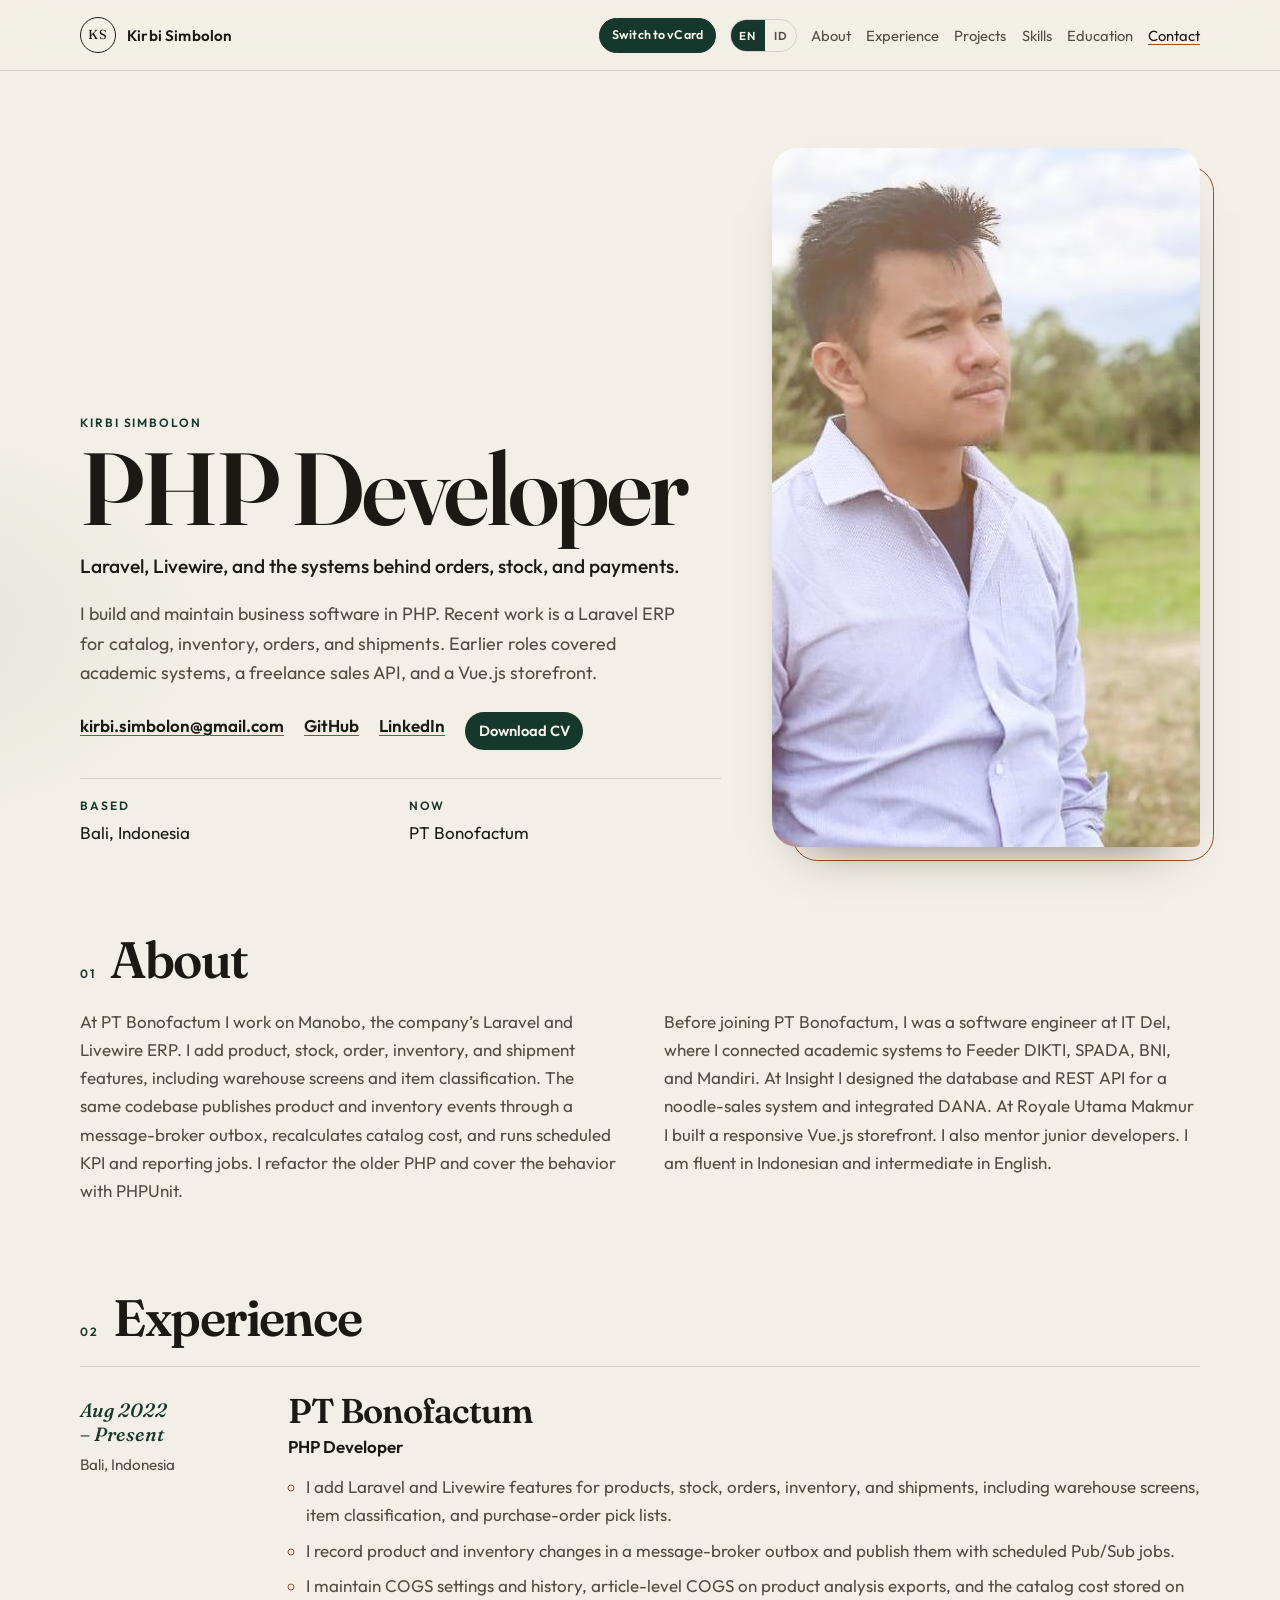
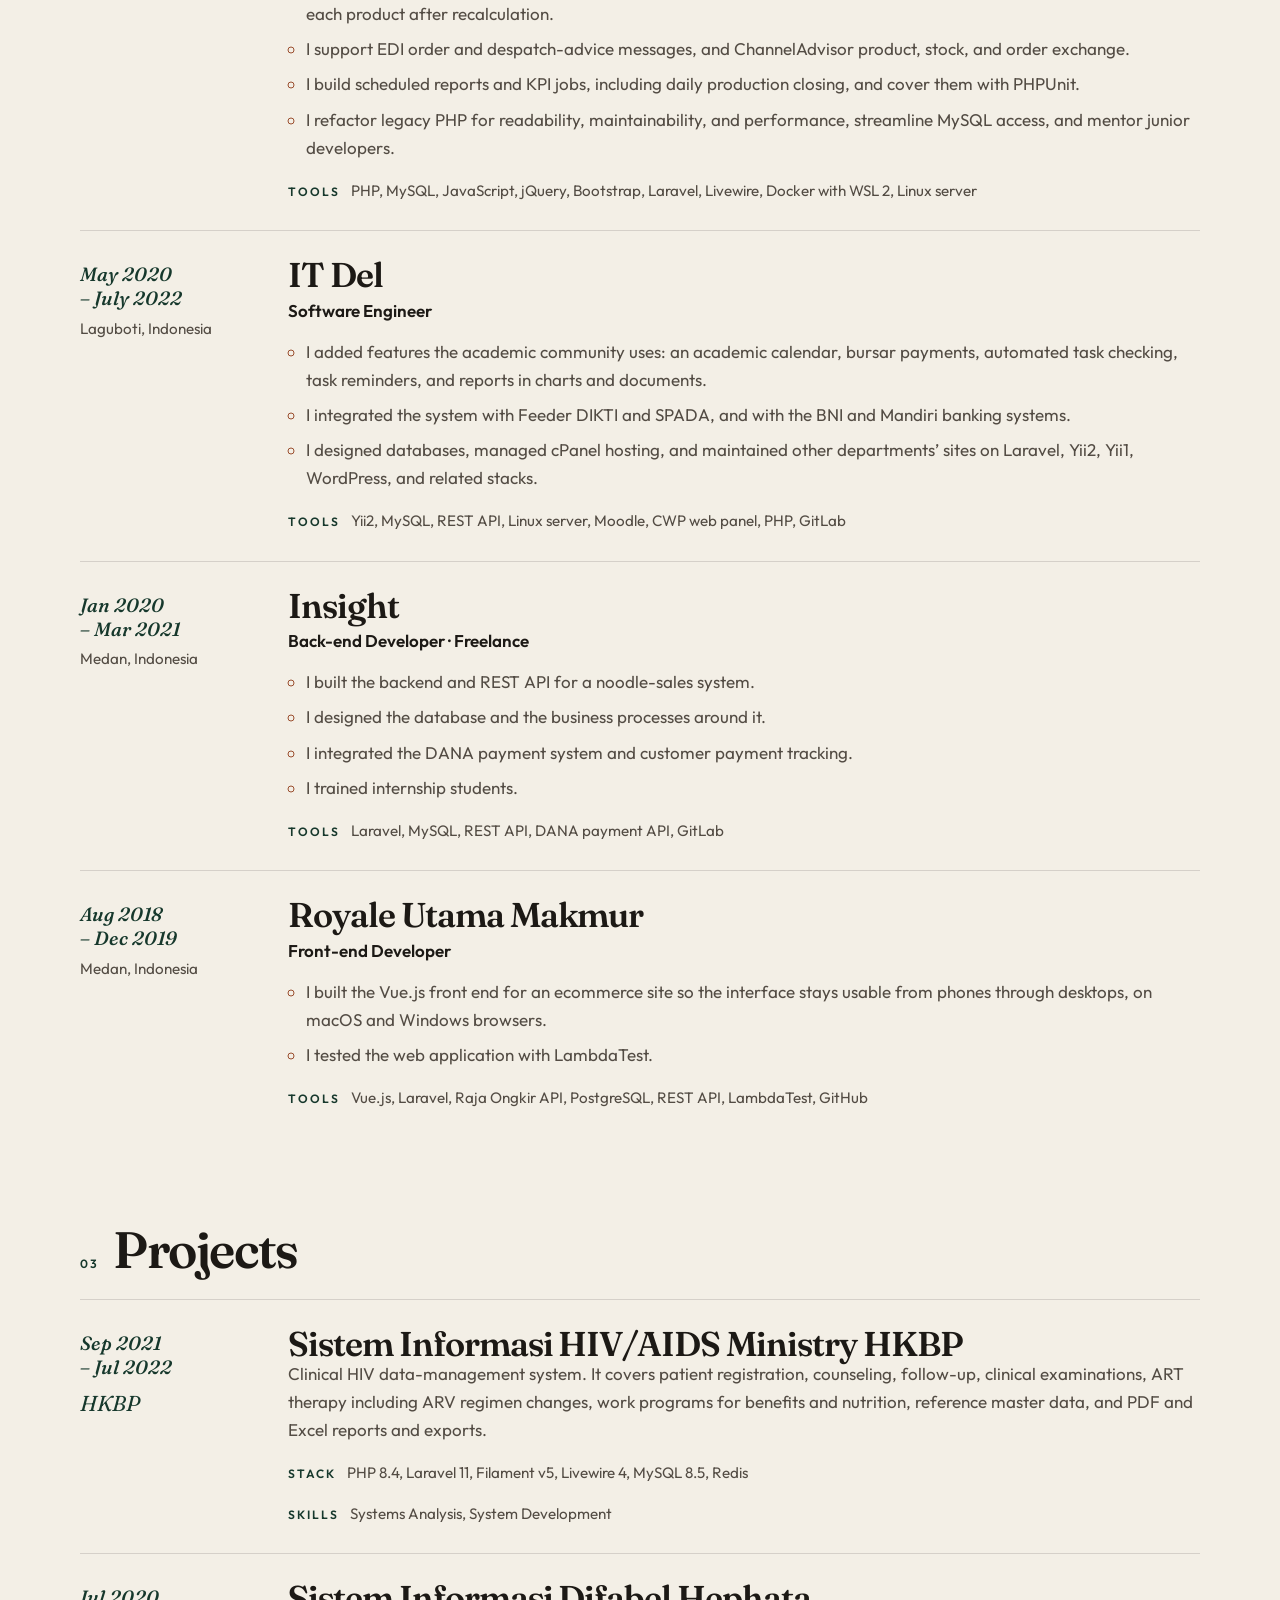
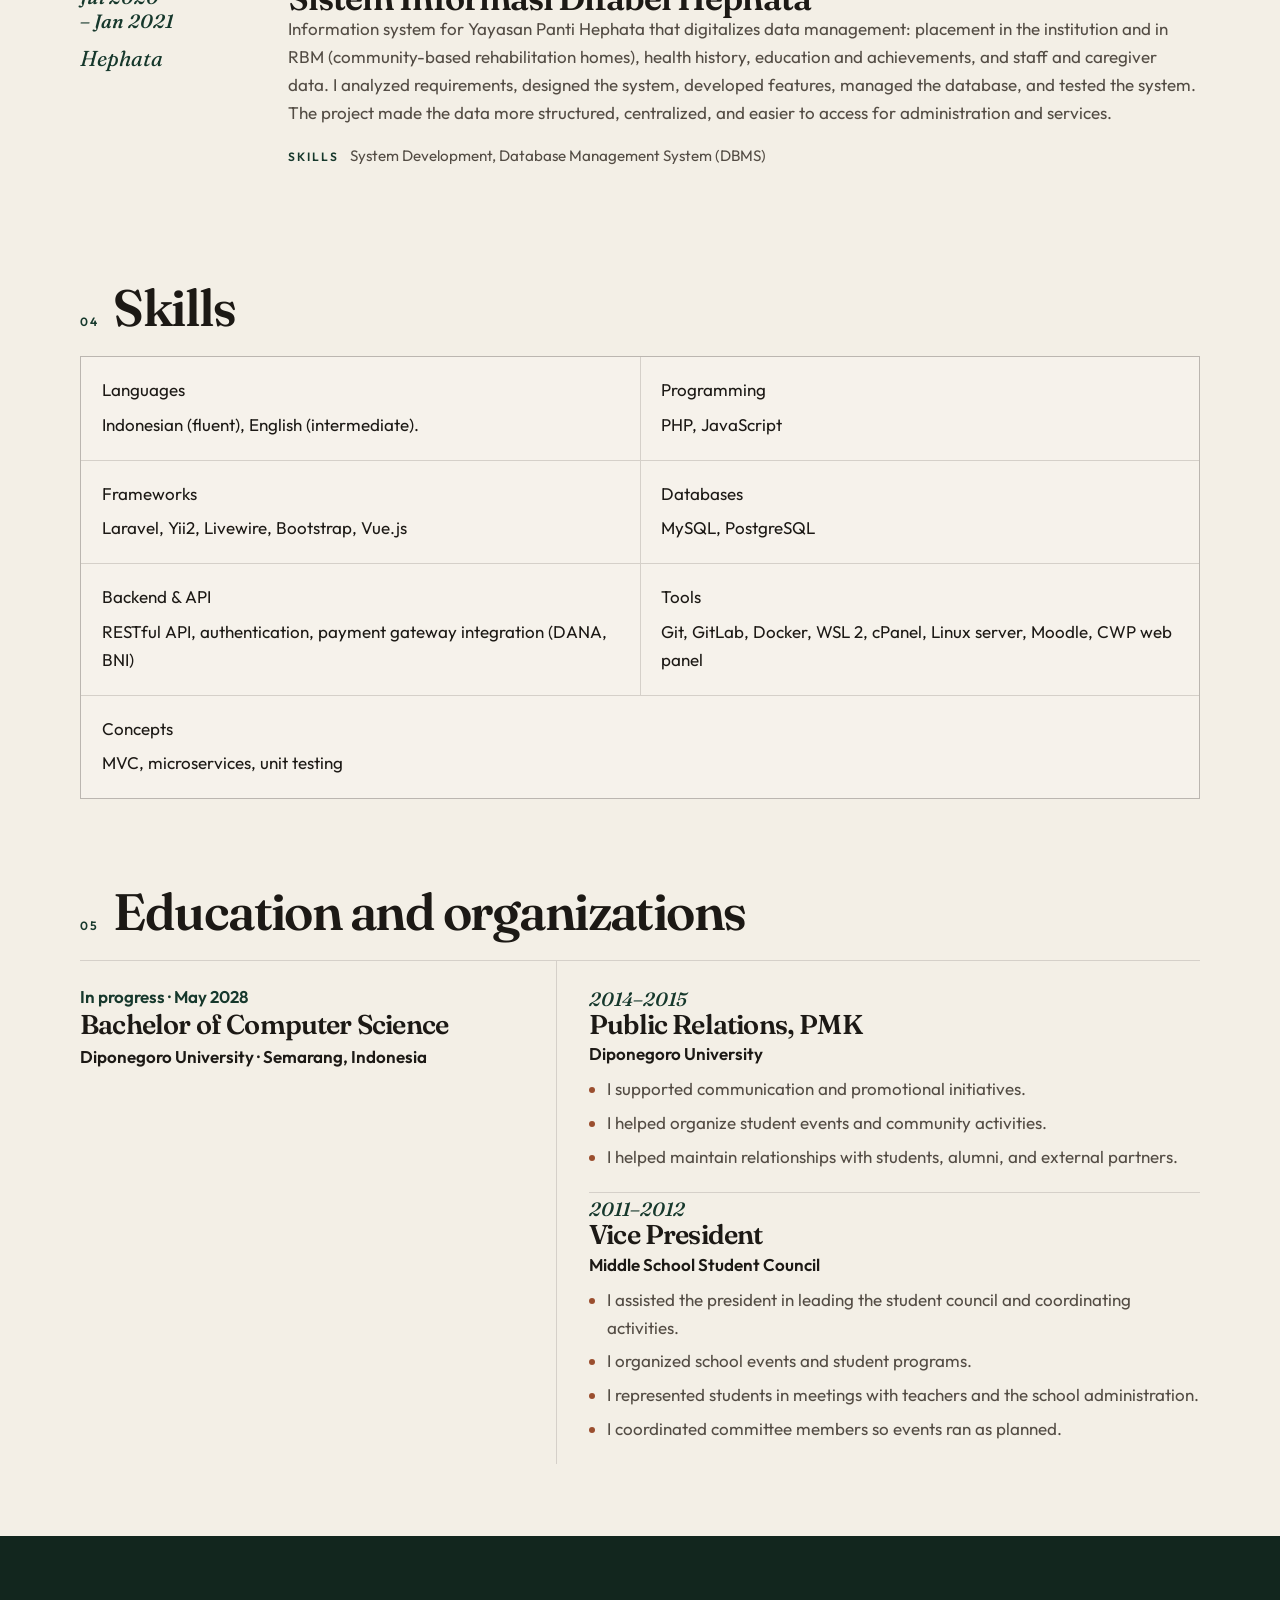
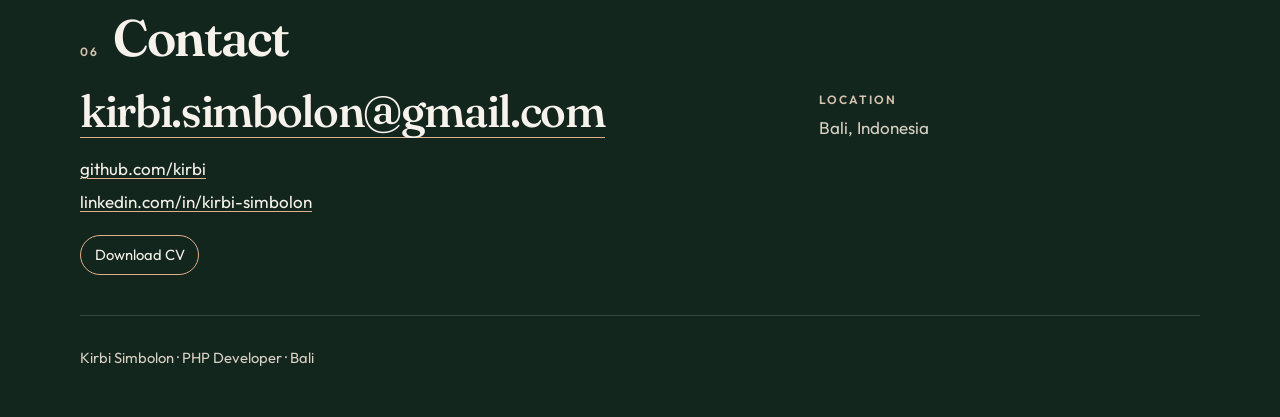
<file: index.html>
<!doctype html>
<html lang="en">
  <head>
    <meta charset="utf-8">
    <meta name="viewport" content="width=device-width, initial-scale=1">
    <title>Kirbi Simbolon · PHP Developer</title>
    <meta name="description" content="Portfolio of Kirbi Simbolon, a PHP Developer. Laravel, Livewire, Yii2, and Vue.js work across product, inventory, orders, and payments.">
    <link rel="canonical" href="https://kirbi.github.io/">
    <meta property="og:title" content="Kirbi Simbolon · PHP Developer">
    <meta property="og:description" content="Portfolio of Kirbi Simbolon, a PHP Developer. Laravel, Livewire, Yii2, and Vue.js work across product, inventory, orders, and payments.">
    <meta property="og:type" content="website">
    <meta property="og:url" content="https://kirbi.github.io/">
    <meta property="og:image" content="https://kirbi.github.io/assets/og.png">
    <meta property="og:image:width" content="1200">
    <meta property="og:image:height" content="630">
    <meta property="og:locale" content="en_US">
    <meta property="og:locale:alternate" content="id_ID">
    <meta name="twitter:card" content="summary_large_image">
    <meta name="twitter:title" content="Kirbi Simbolon · PHP Developer">
    <meta name="twitter:description" content="Portfolio of Kirbi Simbolon, a PHP Developer. Laravel, Livewire, Yii2, and Vue.js work across product, inventory, orders, and payments.">
    <meta name="twitter:image" content="https://kirbi.github.io/assets/og.png">
    <meta name="theme-color" content="#f3efe6">
    <link rel="icon" href="/assets/favicon.svg" type="image/svg+xml">
    <link rel="icon" href="/assets/favicon-32.png" type="image/png" sizes="32x32">
    <link rel="apple-touch-icon" href="/assets/apple-touch-icon.png">
    <link rel="preconnect" href="https://fonts.googleapis.com">
    <link rel="preconnect" href="https://fonts.gstatic.com" crossorigin>
    <link href="https://fonts.googleapis.com/css2?family=Fraunces:ital,opsz,wght@0,9..144,520;0,9..144,640;1,9..144,520&family=Outfit:wght@400;500;600&family=Poppins:wght@300;400;500;600&display=swap" rel="stylesheet">
    <link rel="stylesheet" href="/css/switcher.css">
    <link id="template-css" rel="stylesheet" href="/css/site.css">
    <script src="/js/choose-template.js"></script>
    <script src="/data/config.js"></script>
    <script src="/js/boot.js"></script>
  </head>
  <body>
    <a class="skip" href="#main">Skip to content</a>
    <div id="app"></div>
    <noscript>
      <p class="noscript">This page builds both layouts from <code>data/profile.js</code> and needs JavaScript to show them.</p>
    </noscript>
    <script src="/data/profile.js"></script>
    <script src="/js/templates/modern.js"></script>
    <script src="/js/templates/vcard.js"></script>
    <script src="/js/app.js"></script>
  </body>
</html>
</file>
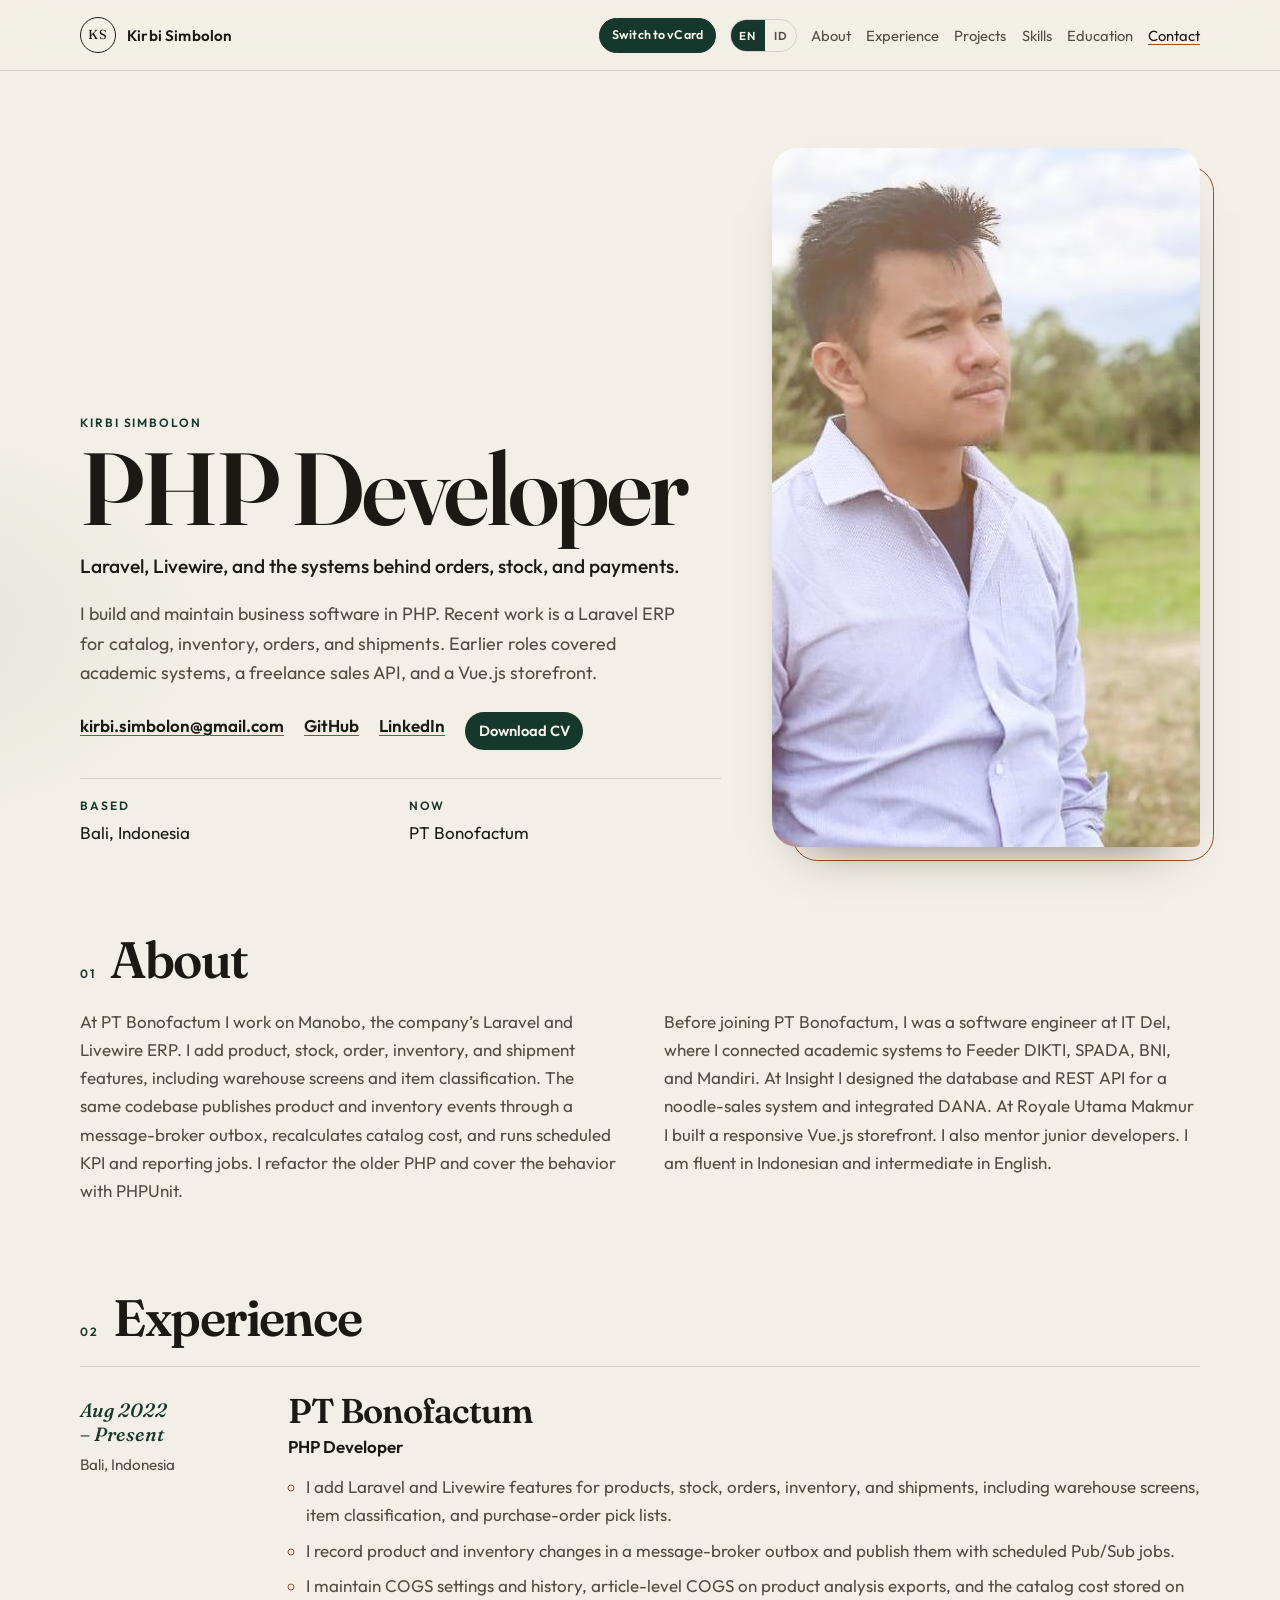
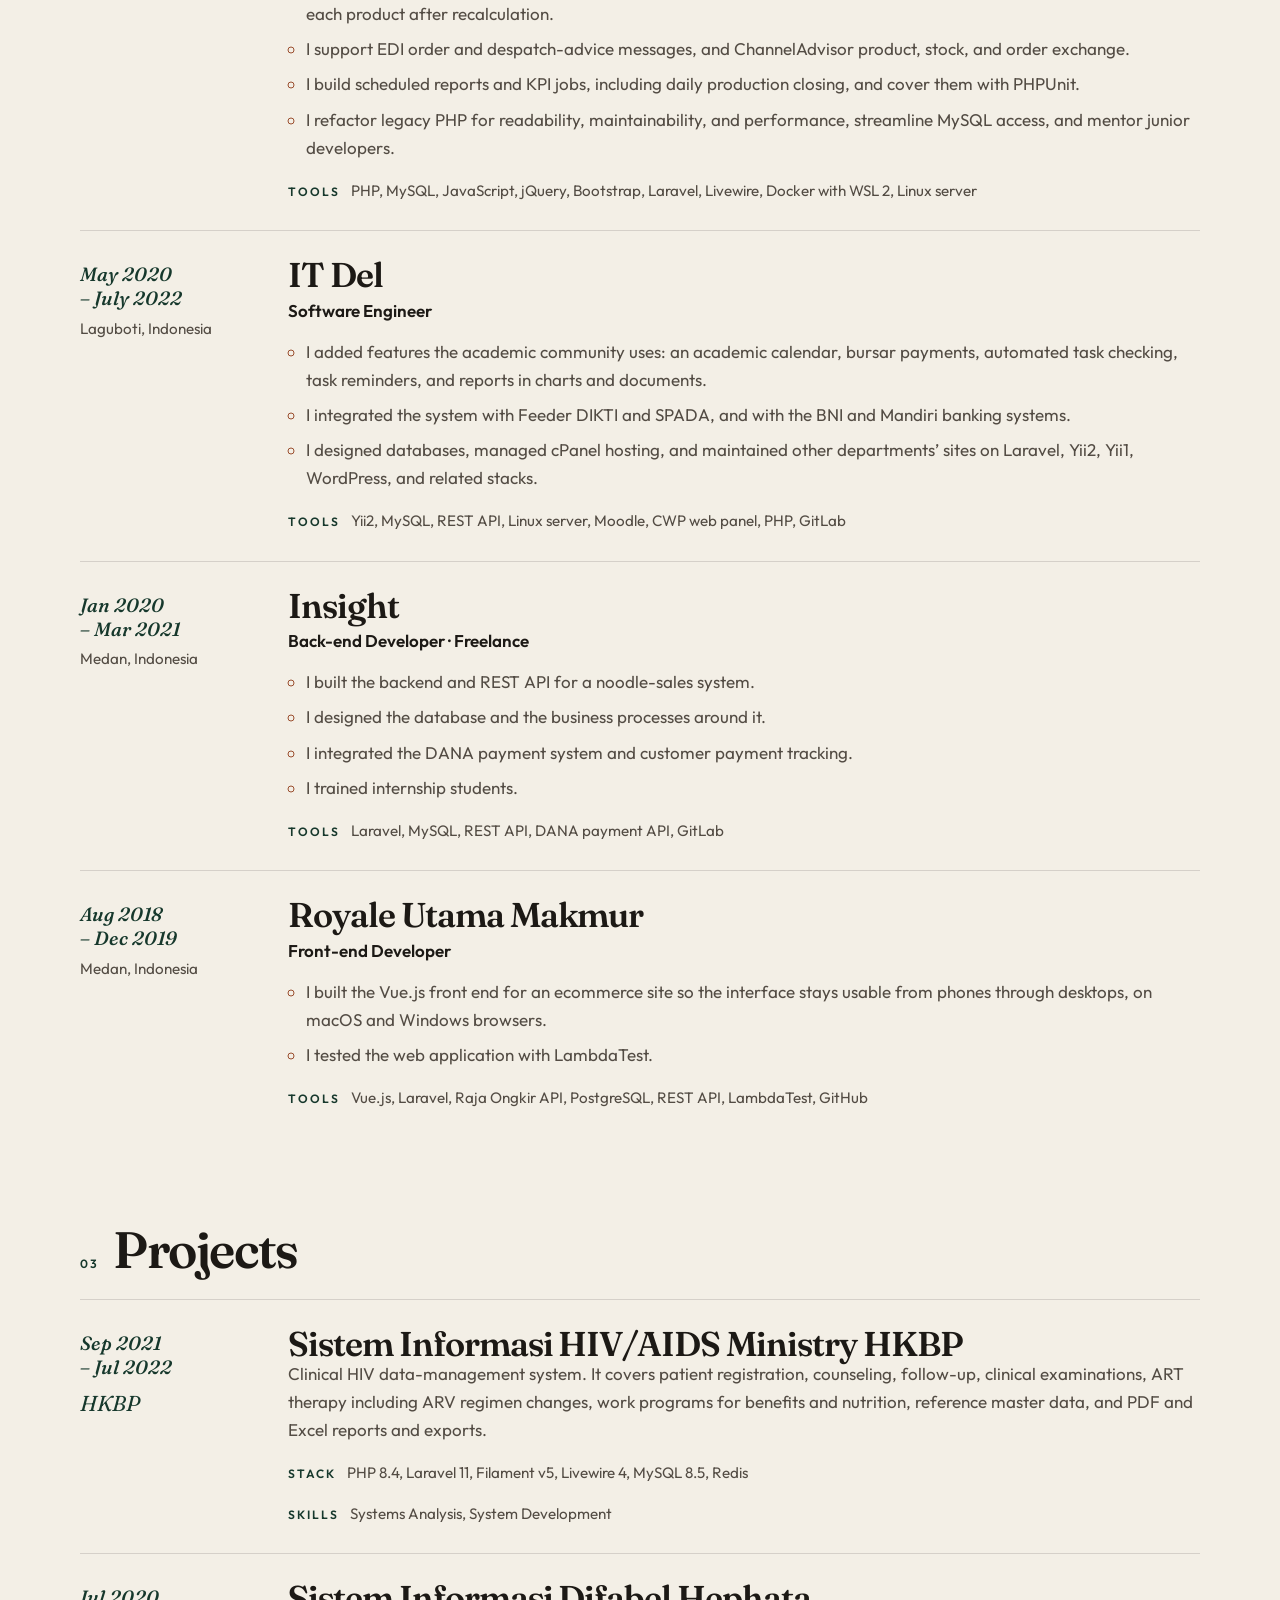
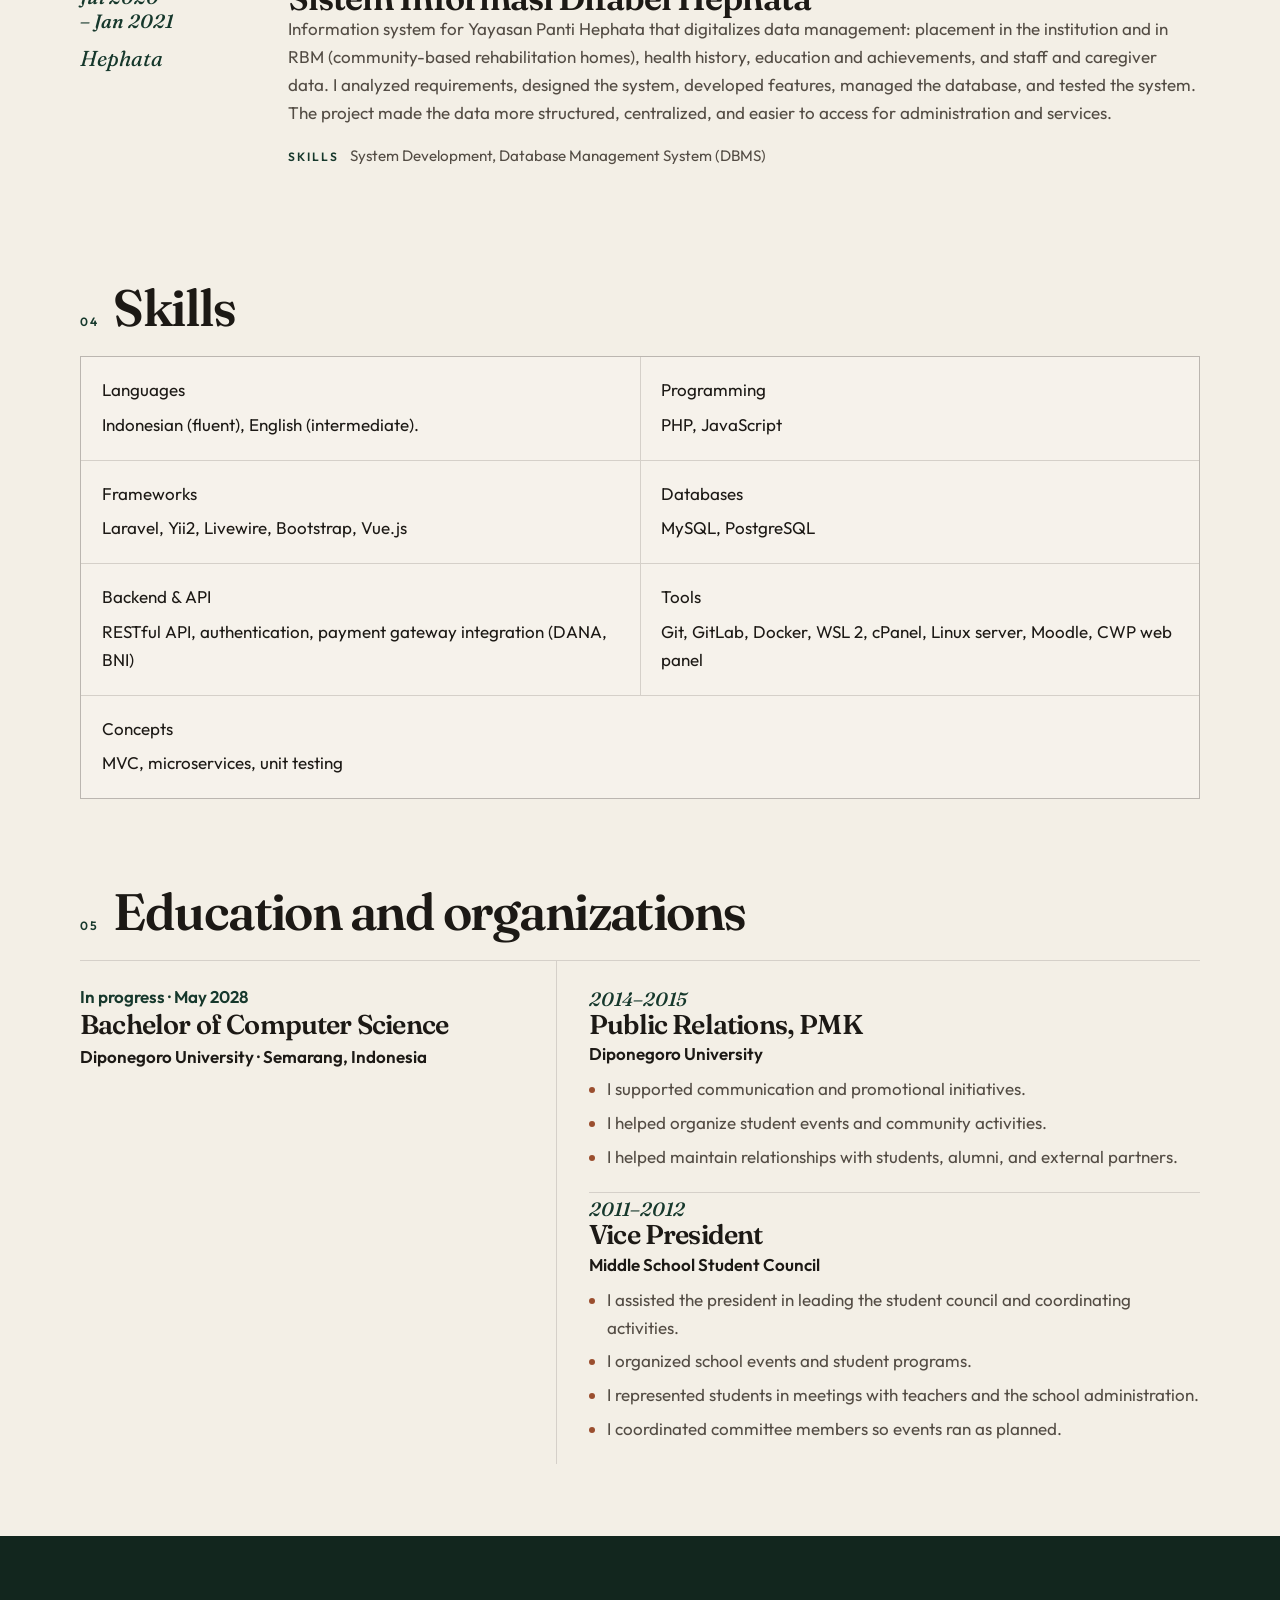
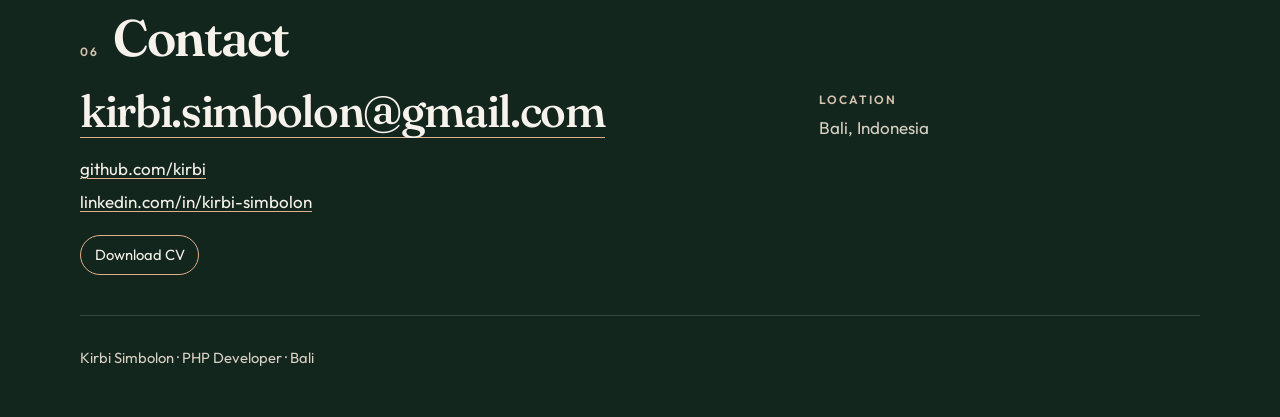
<file: modern/index.html>
<!doctype html>
<html lang="en" data-shortcut="modern">
  <head>
    <meta charset="utf-8">
    <meta name="viewport" content="width=device-width, initial-scale=1">
    <title>Kirbi Simbolon · PHP Developer</title>
    <meta name="description" content="Portfolio of Kirbi Simbolon, a PHP Developer. Laravel, Livewire, Yii2, and Vue.js work across product, inventory, orders, and payments.">
    <link rel="canonical" href="https://kirbi.github.io/modern/">
    <meta property="og:title" content="Kirbi Simbolon · PHP Developer">
    <meta property="og:description" content="Portfolio of Kirbi Simbolon, a PHP Developer. Laravel, Livewire, Yii2, and Vue.js work across product, inventory, orders, and payments.">
    <meta property="og:type" content="website">
    <meta property="og:url" content="https://kirbi.github.io/modern/">
    <meta property="og:image" content="https://kirbi.github.io/assets/og.png">
    <meta property="og:image:width" content="1200">
    <meta property="og:image:height" content="630">
    <meta property="og:locale" content="en_US">
    <meta property="og:locale:alternate" content="id_ID">
    <meta name="twitter:card" content="summary_large_image">
    <meta name="twitter:title" content="Kirbi Simbolon · PHP Developer">
    <meta name="twitter:description" content="Portfolio of Kirbi Simbolon, a PHP Developer. Laravel, Livewire, Yii2, and Vue.js work across product, inventory, orders, and payments.">
    <meta name="twitter:image" content="https://kirbi.github.io/assets/og.png">
    <meta name="theme-color" content="#f3efe6">
    <link rel="icon" href="/assets/favicon.svg" type="image/svg+xml">
    <link rel="icon" href="/assets/favicon-32.png" type="image/png" sizes="32x32">
    <link rel="apple-touch-icon" href="/assets/apple-touch-icon.png">
    <link rel="preconnect" href="https://fonts.googleapis.com">
    <link rel="preconnect" href="https://fonts.gstatic.com" crossorigin>
    <link href="https://fonts.googleapis.com/css2?family=Fraunces:ital,opsz,wght@0,9..144,520;0,9..144,640;1,9..144,520&family=Outfit:wght@400;500;600&family=Poppins:wght@300;400;500;600&display=swap" rel="stylesheet">
    <link rel="stylesheet" href="/css/switcher.css">
    <link id="template-css" rel="stylesheet" href="/css/site.css">
    <script src="/js/choose-template.js"></script>
    <script src="/data/config.js"></script>
    <script src="/js/boot.js"></script>
  </head>
  <body>
    <a class="skip" href="#main">Skip to content</a>
    <div id="app"></div>
    <noscript>
      <p class="noscript">This page builds both layouts from <code>data/profile.js</code> and needs JavaScript to show them.</p>
    </noscript>
    <script src="/data/profile.js"></script>
    <script src="/js/templates/modern.js"></script>
    <script src="/js/templates/vcard.js"></script>
    <script src="/js/app.js"></script>
  </body>
</html>
</file>
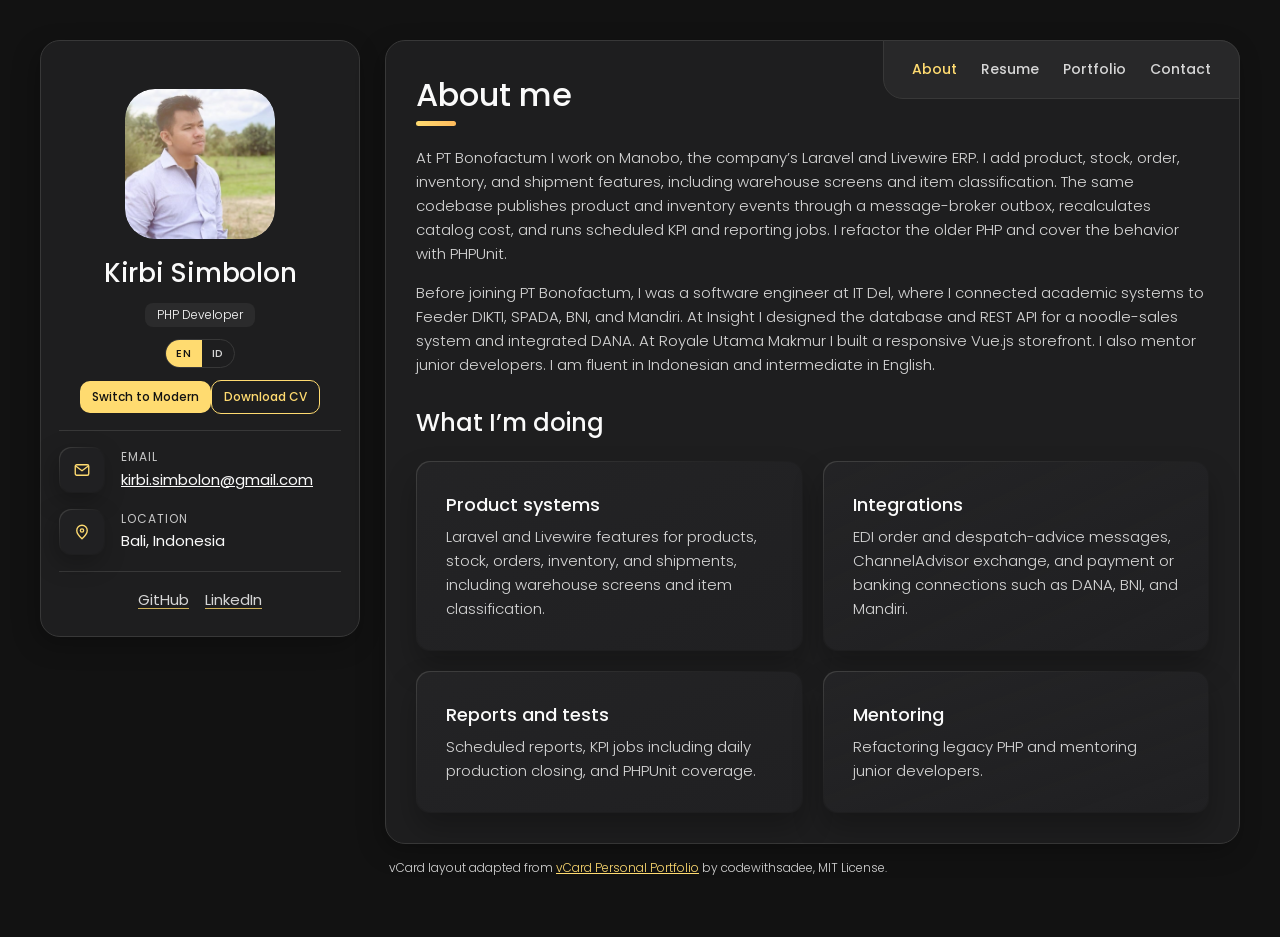
<file: vcard/index.html>
<!doctype html>
<html lang="en" data-shortcut="vcard">
  <head>
    <meta charset="utf-8">
    <meta name="viewport" content="width=device-width, initial-scale=1">
    <title>Kirbi Simbolon · PHP Developer</title>
    <meta name="description" content="Portfolio of Kirbi Simbolon, a PHP Developer. Laravel, Livewire, Yii2, and Vue.js work across product, inventory, orders, and payments.">
    <link rel="canonical" href="https://kirbi.github.io/vcard/">
    <meta property="og:title" content="Kirbi Simbolon · PHP Developer">
    <meta property="og:description" content="Portfolio of Kirbi Simbolon, a PHP Developer. Laravel, Livewire, Yii2, and Vue.js work across product, inventory, orders, and payments.">
    <meta property="og:type" content="website">
    <meta property="og:url" content="https://kirbi.github.io/vcard/">
    <meta property="og:image" content="https://kirbi.github.io/assets/og.png">
    <meta property="og:image:width" content="1200">
    <meta property="og:image:height" content="630">
    <meta property="og:locale" content="en_US">
    <meta property="og:locale:alternate" content="id_ID">
    <meta name="twitter:card" content="summary_large_image">
    <meta name="twitter:title" content="Kirbi Simbolon · PHP Developer">
    <meta name="twitter:description" content="Portfolio of Kirbi Simbolon, a PHP Developer. Laravel, Livewire, Yii2, and Vue.js work across product, inventory, orders, and payments.">
    <meta name="twitter:image" content="https://kirbi.github.io/assets/og.png">
    <meta name="theme-color" content="#121212">
    <link rel="icon" href="/assets/favicon.svg" type="image/svg+xml">
    <link rel="icon" href="/assets/favicon-32.png" type="image/png" sizes="32x32">
    <link rel="apple-touch-icon" href="/assets/apple-touch-icon.png">
    <link rel="preconnect" href="https://fonts.googleapis.com">
    <link rel="preconnect" href="https://fonts.gstatic.com" crossorigin>
    <link href="https://fonts.googleapis.com/css2?family=Fraunces:ital,opsz,wght@0,9..144,520;0,9..144,640;1,9..144,520&family=Outfit:wght@400;500;600&family=Poppins:wght@300;400;500;600&display=swap" rel="stylesheet">
    <link rel="stylesheet" href="/css/switcher.css">
    <link id="template-css" rel="stylesheet" href="/css/vcard.css">
    <script src="/js/choose-template.js"></script>
    <script src="/data/config.js"></script>
    <script src="/js/boot.js"></script>
  </head>
  <body>
    <a class="skip" href="#main">Skip to content</a>
    <div id="app"></div>
    <noscript>
      <p class="noscript">This page builds both layouts from <code>data/profile.js</code> and needs JavaScript to show them.</p>
    </noscript>
    <script src="/data/profile.js"></script>
    <script src="/js/templates/modern.js"></script>
    <script src="/js/templates/vcard.js"></script>
    <script src="/js/app.js"></script>
  </body>
</html>
</file>
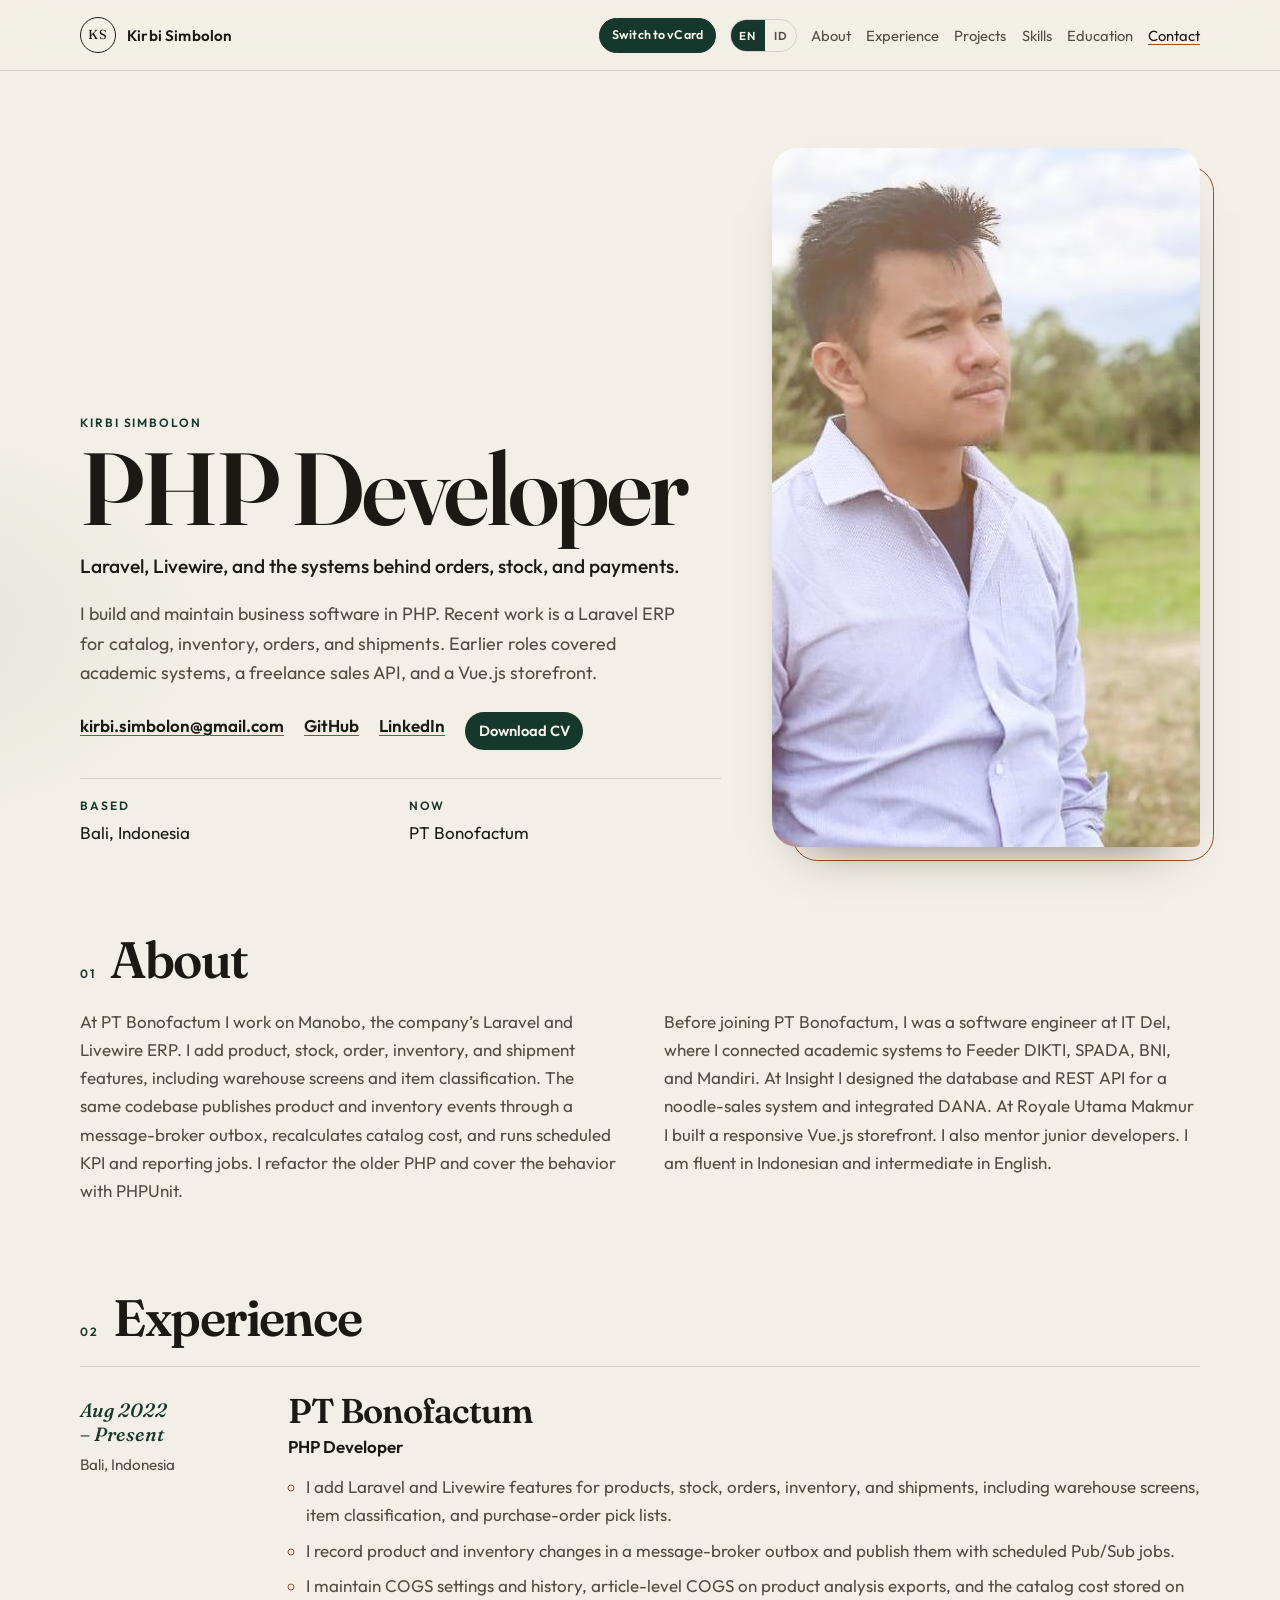
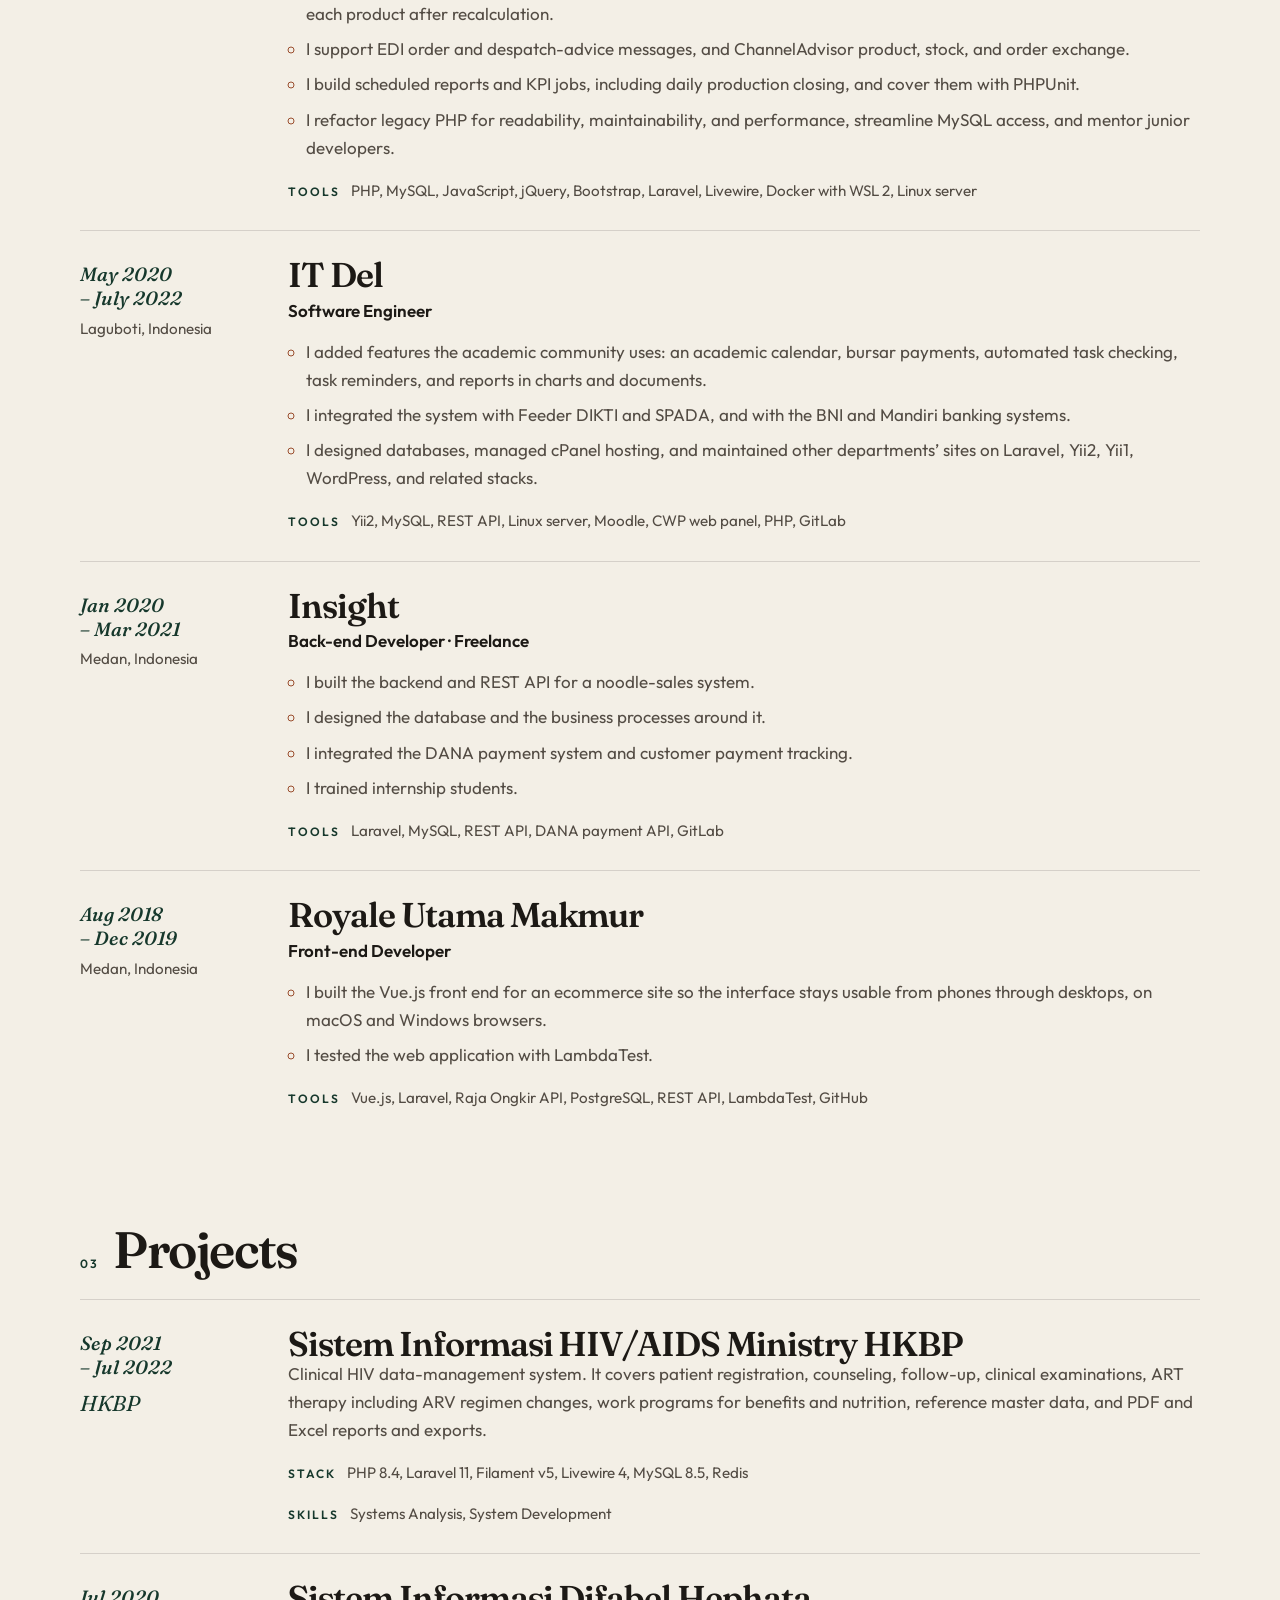
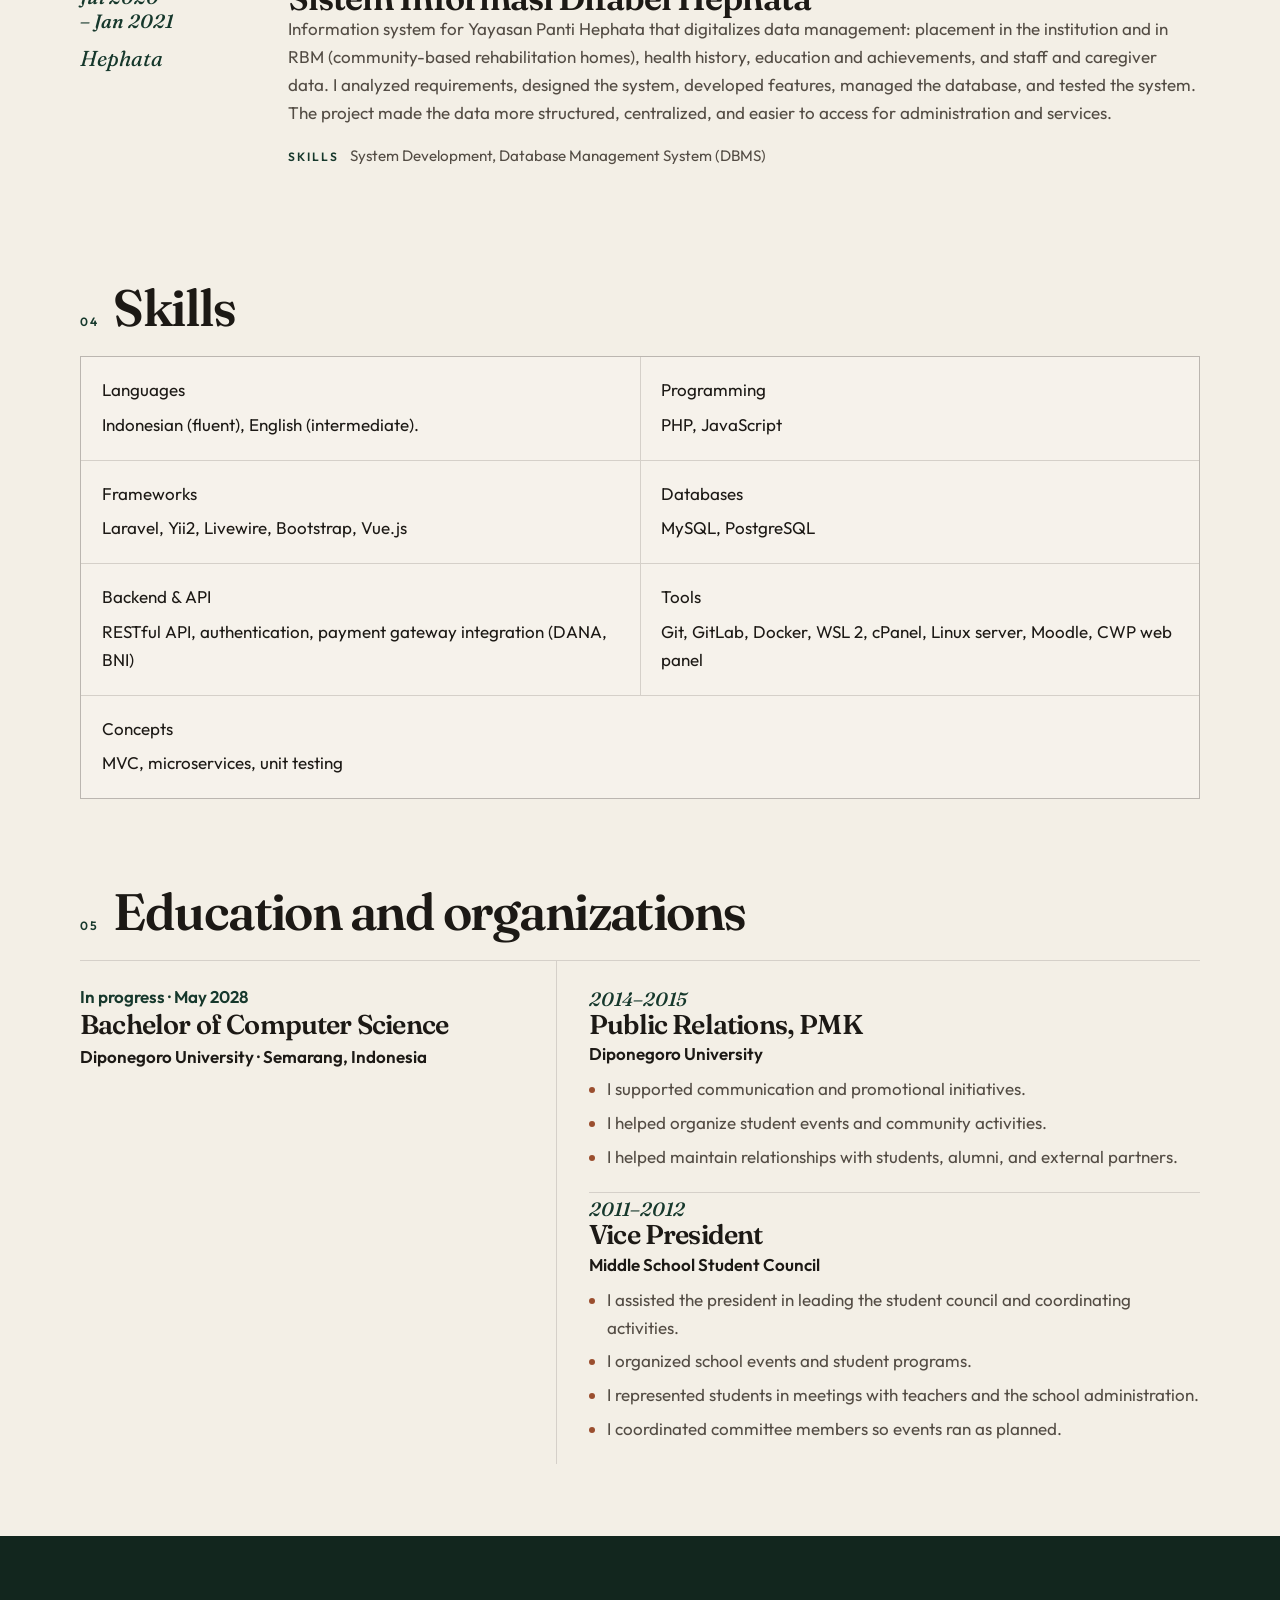
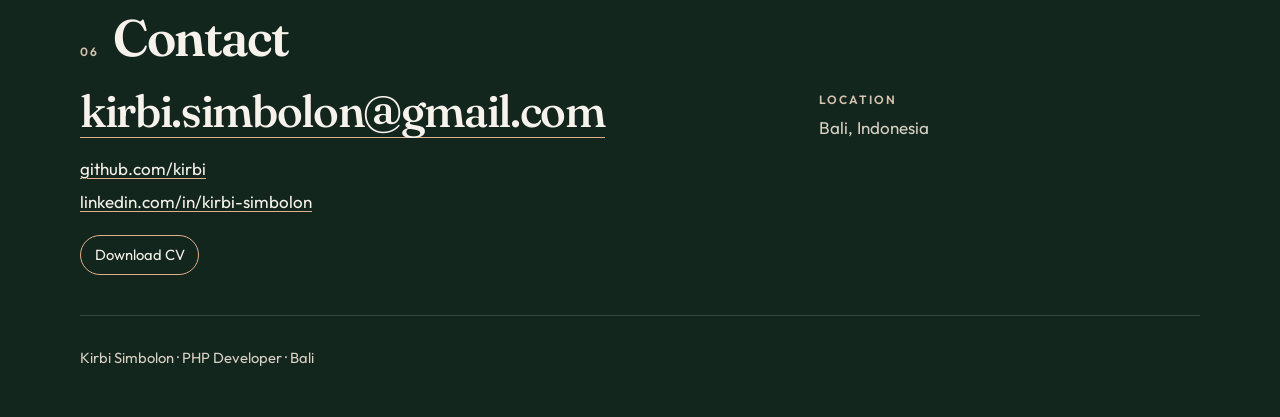
<file: about-us.html>
<!doctype html>
<html lang="en">
  <head>
    <meta charset="utf-8">
    <title>About · Kirbi Simbolon</title>
    <link rel="canonical" href="./#about">
    <meta http-equiv="refresh" content="0; url=./#about">
    <script>location.replace("./#about");</script>
  </head>
  <body>
    <p><a href="./#about">About Kirbi Simbolon</a></p>
  </body>
</html>
</file>
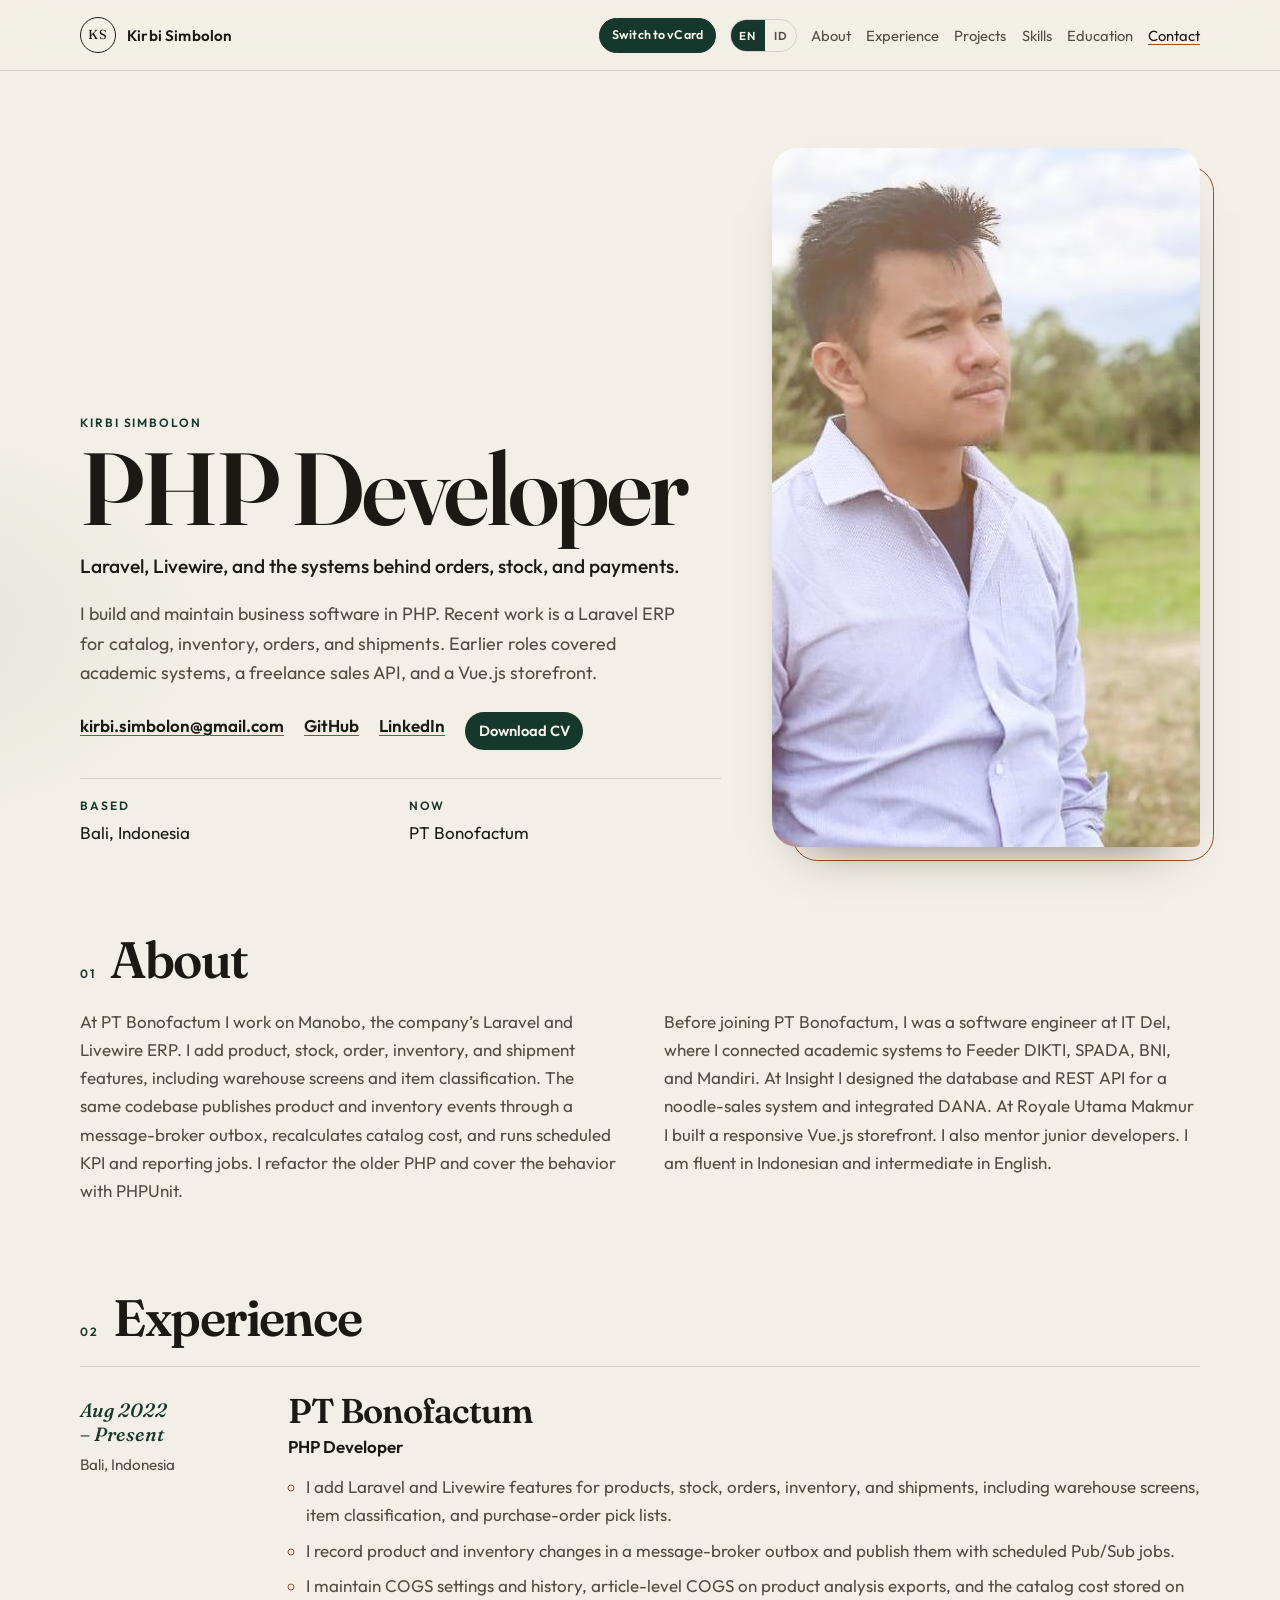
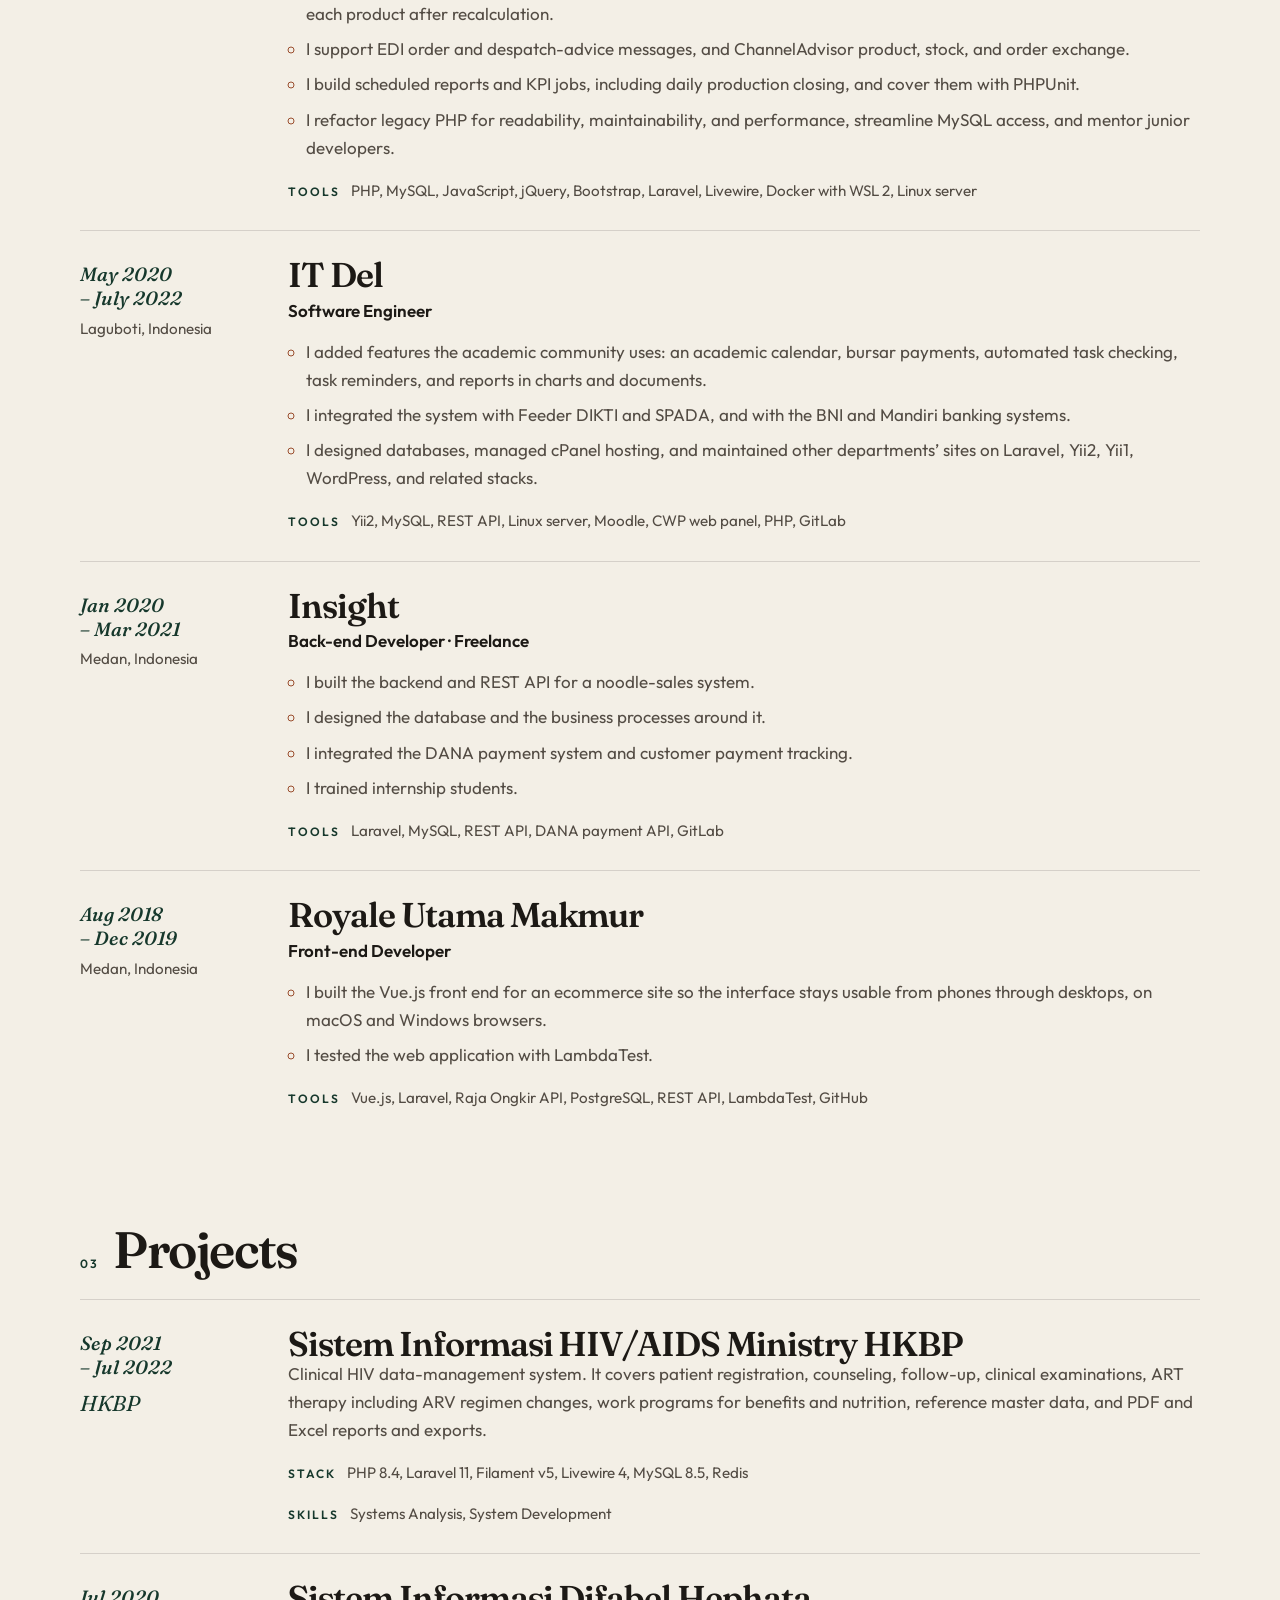
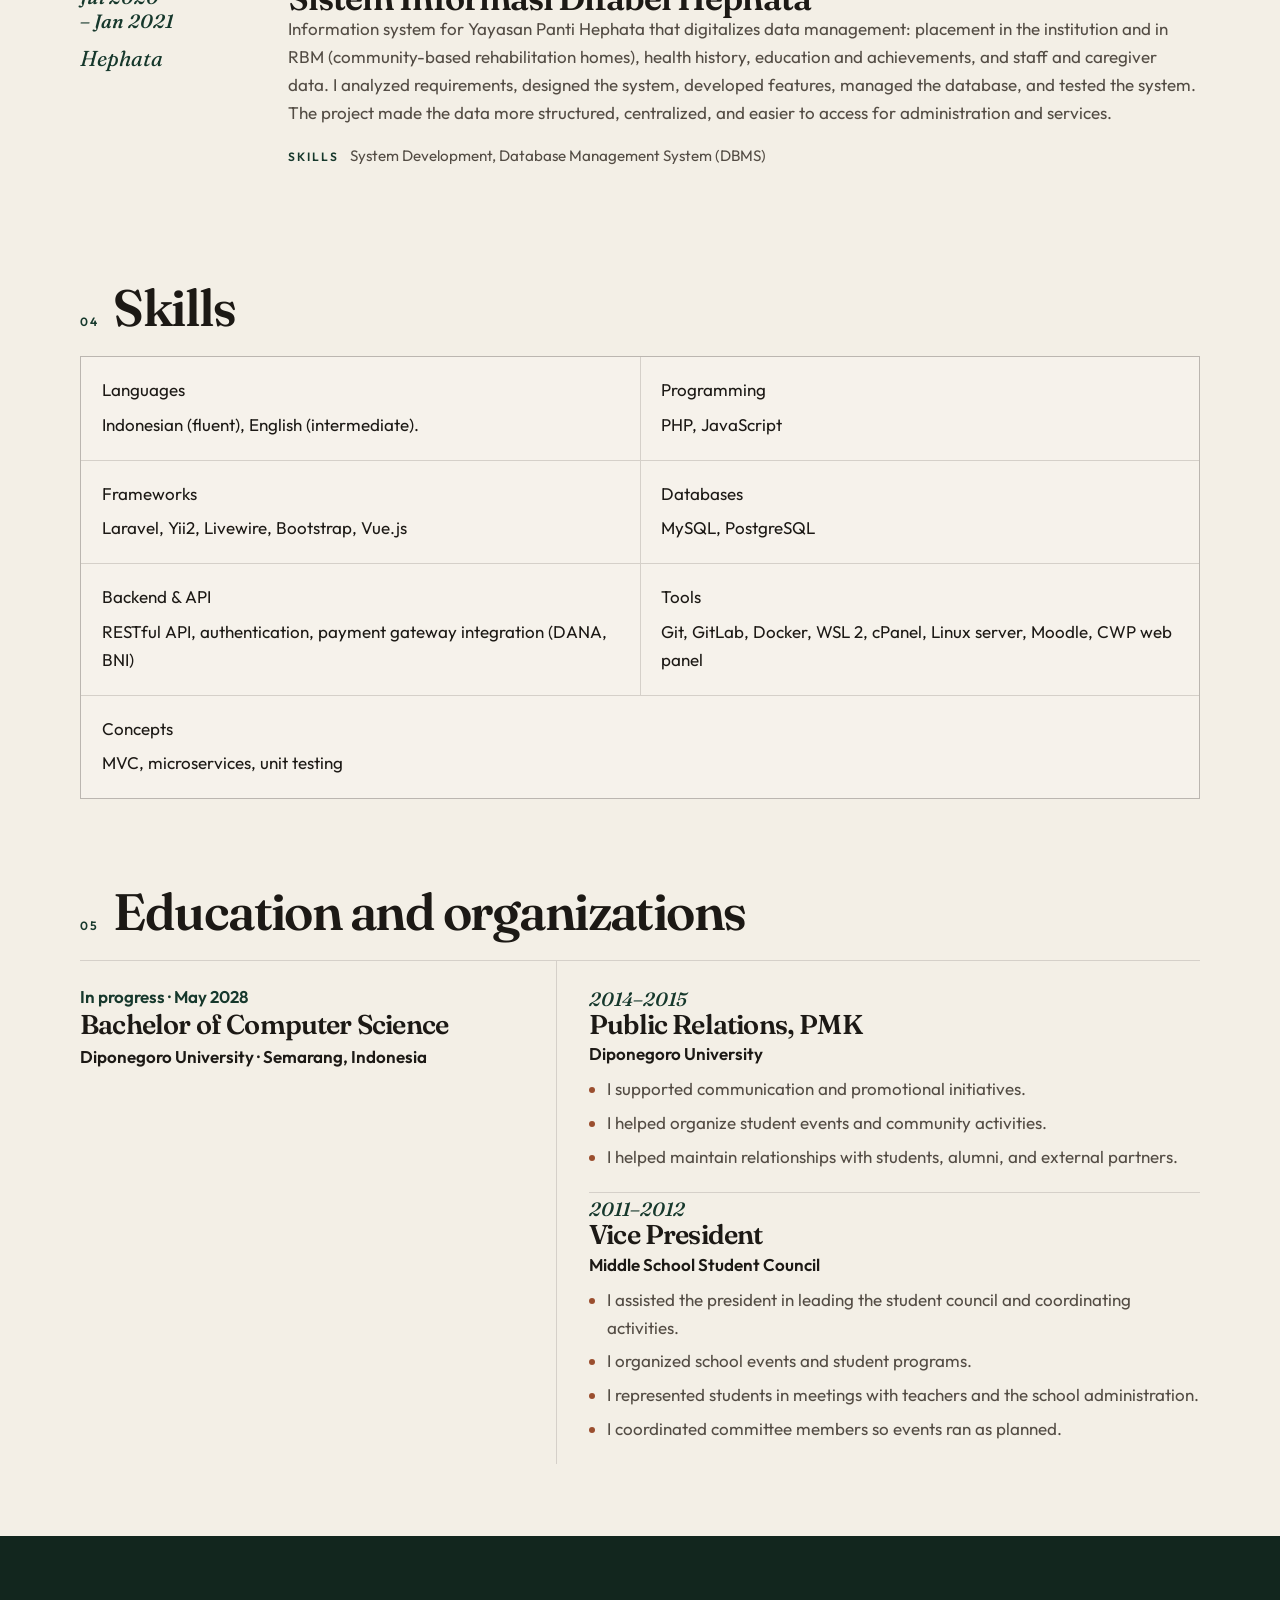
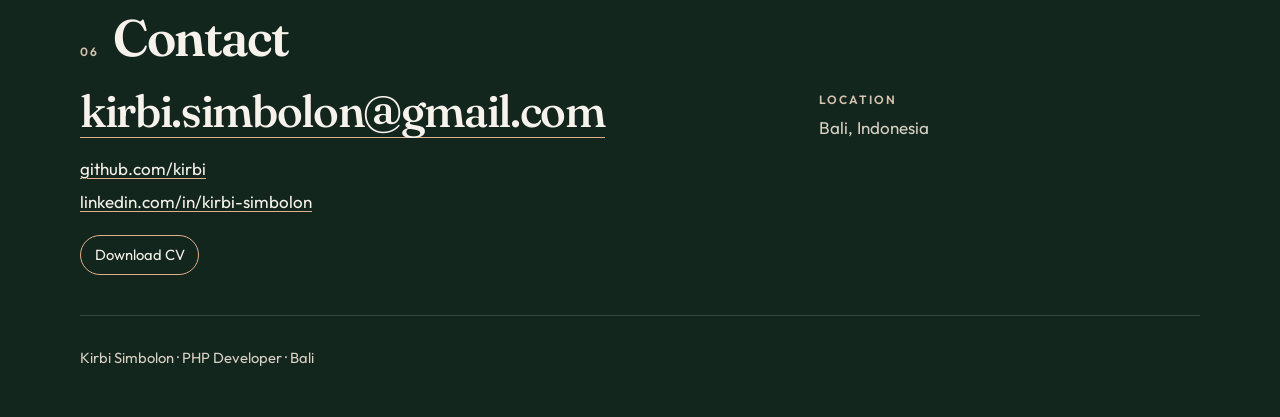
<file: portfolio.html>
<!doctype html>
<html lang="en">
  <head>
    <meta charset="utf-8">
    <title>Portfolio · Kirbi Simbolon</title>
    <link rel="canonical" href="./#projects">
    <meta http-equiv="refresh" content="0; url=./#projects">
    <script>location.replace("./#projects");</script>
  </head>
  <body>
    <p><a href="./#projects">Projects</a></p>
  </body>
</html>
</file>
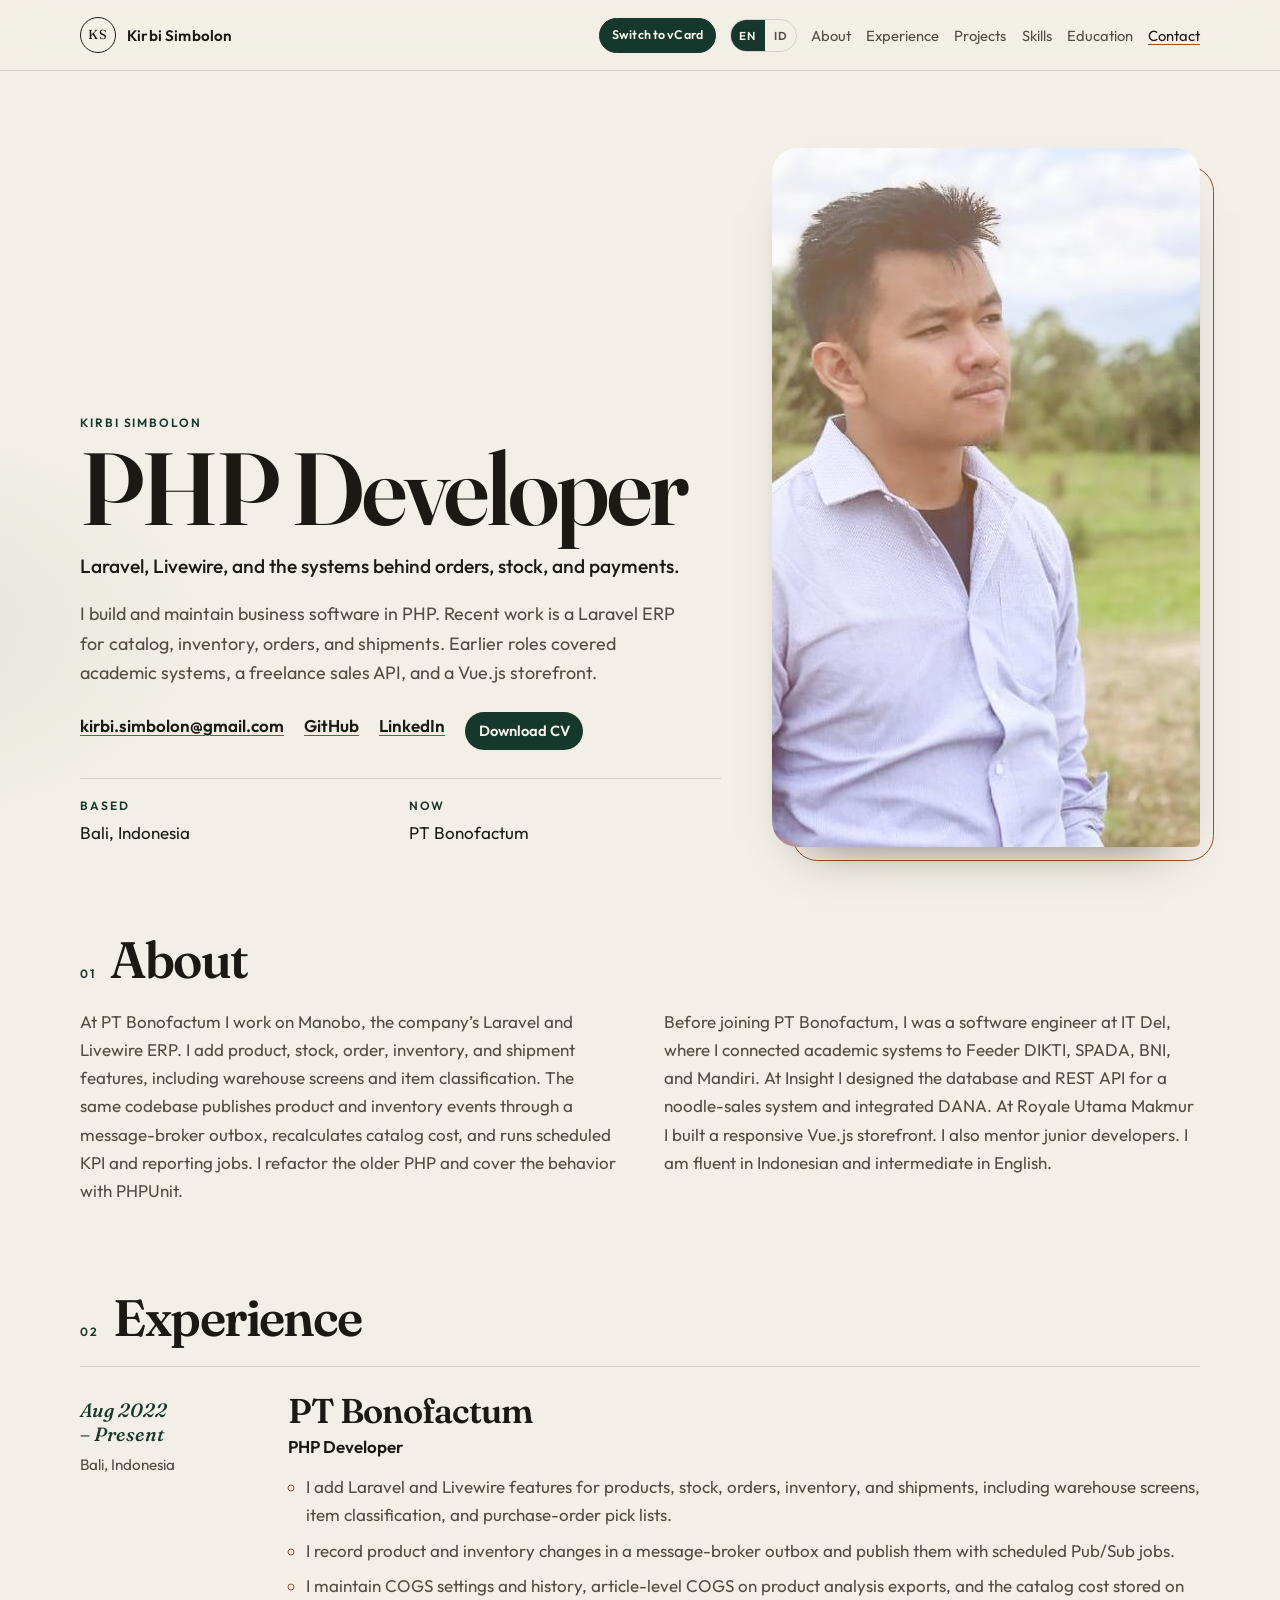
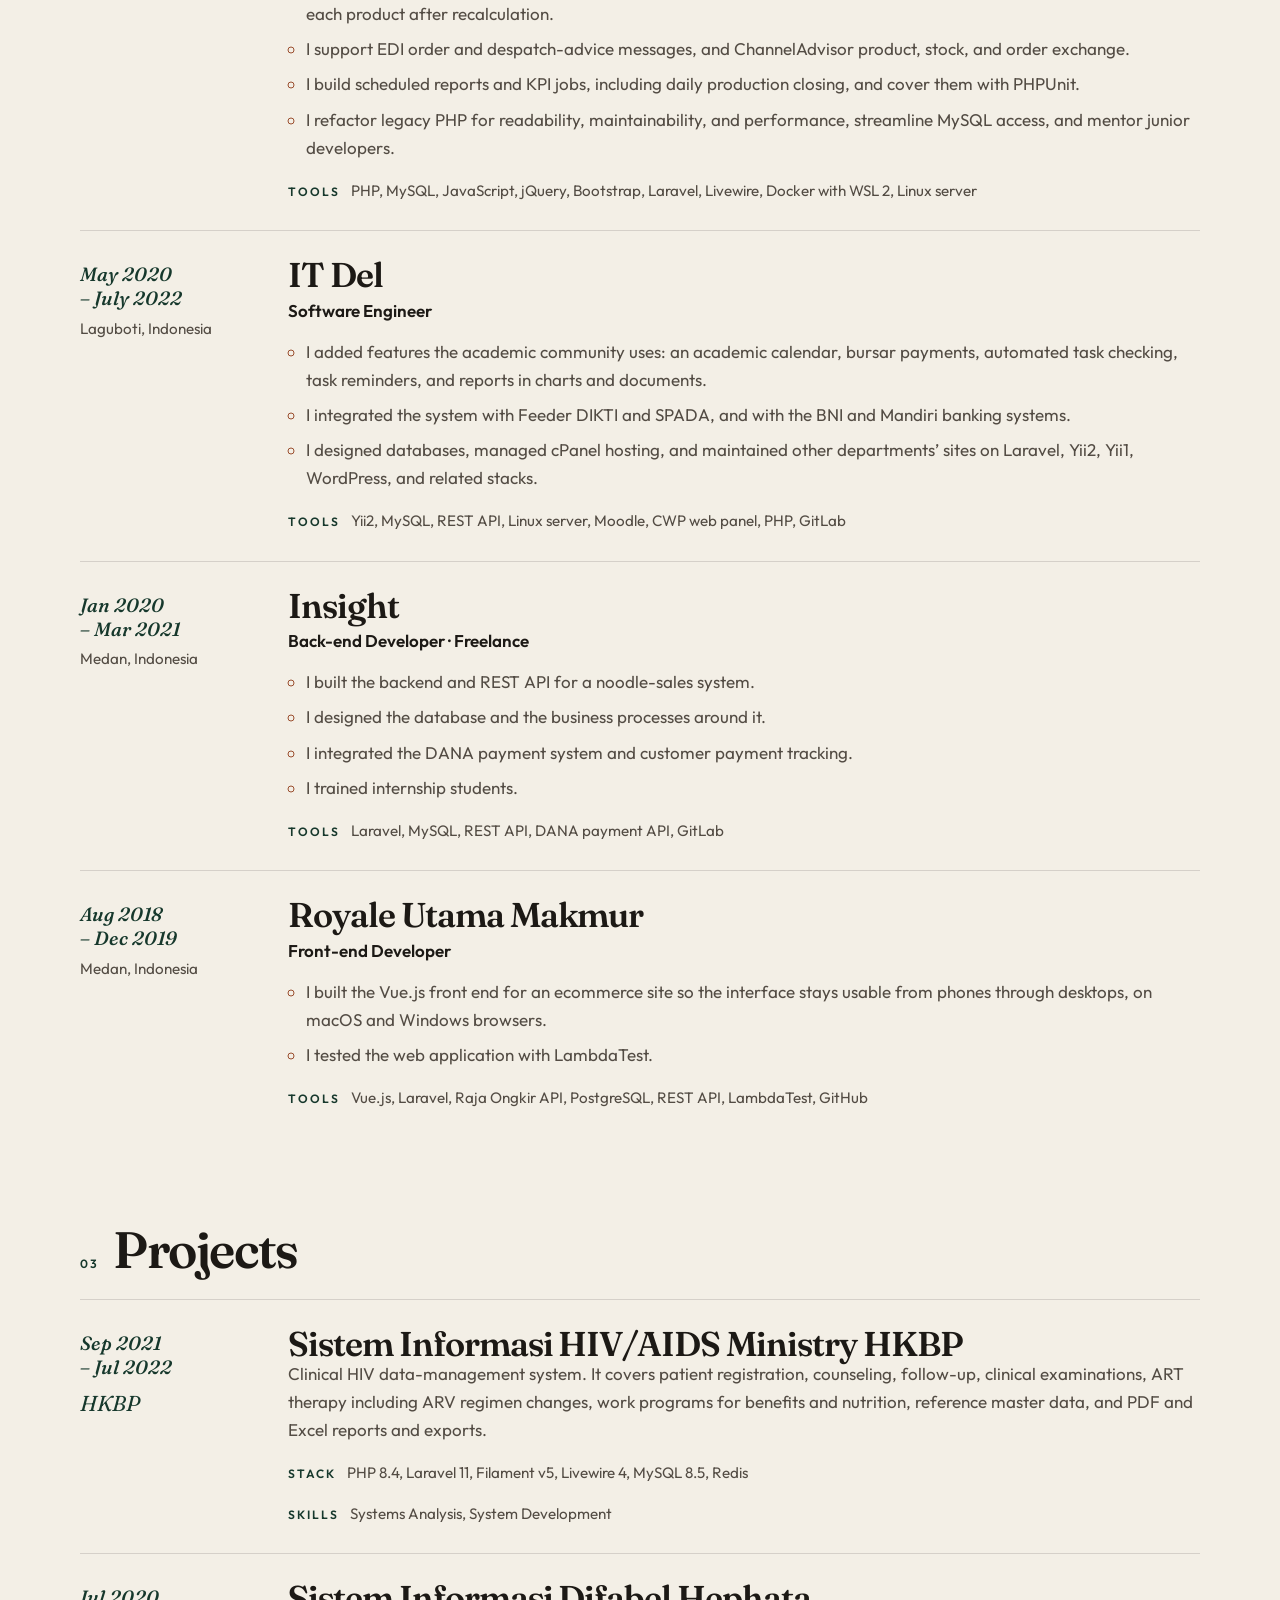
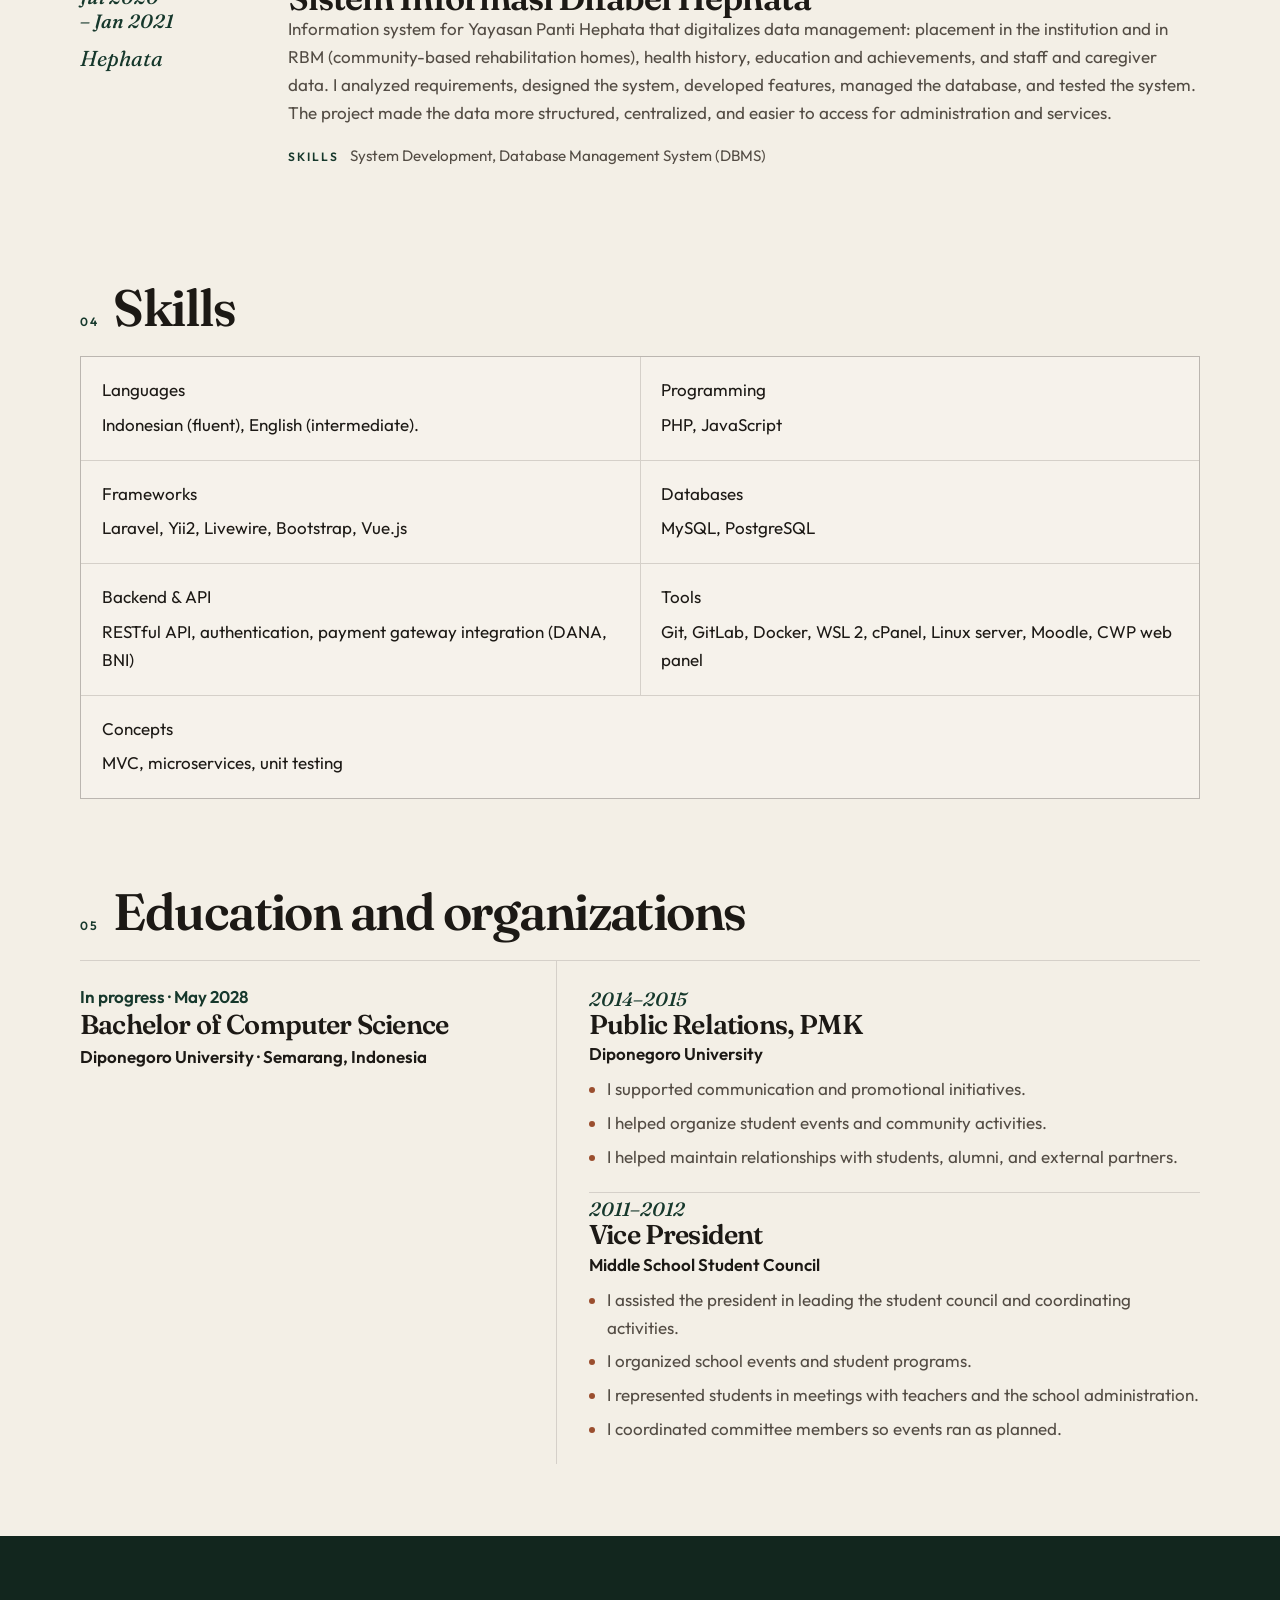
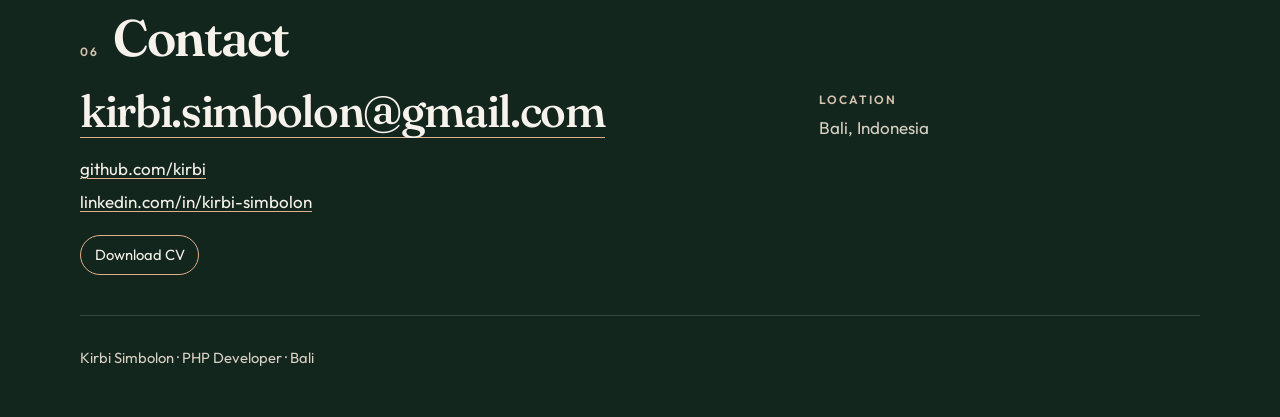
<file: services.html>
<!doctype html>
<html lang="en">
  <head>
    <meta charset="utf-8">
    <title>Experience · Kirbi Simbolon</title>
    <link rel="canonical" href="./#experience">
    <meta http-equiv="refresh" content="0; url=./#experience">
    <script>location.replace("./#experience");</script>
  </head>
  <body>
    <p><a href="./#experience">Experience</a></p>
  </body>
</html>
</file>
<file: css/switcher.css>
.skip {
  position: absolute;
  left: 1rem;
  top: 0.6rem;
  z-index: 90;
  transform: translateY(-140%);
  background: #1c1915;
  color: #f7f3ec;
  padding: 0.45rem 0.75rem;
  text-decoration: none;
}

.skip:focus {
  transform: none;
}

.template-switch {
  position: fixed;
  z-index: 80;
  right: 0.75rem;
  bottom: 0.75rem;
  display: none;
  align-items: center;
  gap: 0.35rem;
  padding: 0.28rem 0.45rem 0.28rem 0.7rem;
  border-radius: 999px;
  background: #1c1915;
  color: #f7f3ec;
  box-shadow: 0 10px 28px rgba(0, 0, 0, 0.22);
  font-family: Outfit, Poppins, sans-serif;
}

.template-switch label {
  font-size: 0.68rem;
  font-weight: 600;
  letter-spacing: 0.12em;
  text-transform: uppercase;
}

.template-shortcuts {
  display: flex;
  gap: 0.45rem;
  margin-left: 0.1rem;
  padding: 0 0.45rem 0 0.55rem;
  border-left: 1px solid rgba(247, 243, 236, 0.28);
}

.template-shortcuts a {
  color: #f7f3ec;
  font-size: 0.68rem;
  font-weight: 600;
  letter-spacing: 0.04em;
  text-decoration: none;
}

.template-shortcuts a[aria-current="page"] {
  box-shadow: inset 0 -1px 0 #e0b08a;
}

.template-switch select {
  appearance: none;
  border: 0;
  background: transparent;
  color: #f7f3ec;
  font: 600 0.82rem/1 Outfit, Poppins, sans-serif;
  padding: 0.35rem 1.1rem 0.35rem 0.15rem;
  cursor: pointer;
  background-image: linear-gradient(45deg, transparent 50%, #f7f3ec 50%), linear-gradient(135deg, #f7f3ec 50%, transparent 50%);
  background-position: calc(100% - 8px) 55%, calc(100% - 4px) 55%;
  background-size: 4px 4px, 4px 4px;
  background-repeat: no-repeat;
}

html[data-switcher] .template-switch {
  display: flex;
}

html[data-template="vcard"] body {
  background: hsl(0, 0%, 7%);
}

@media (max-width: 1023px) {
  html[data-template="vcard"] .template-switch {
    bottom: 4.6rem;
  }
}

@media (max-width: 700px) {
  .template-switch label {
    position: absolute;
    width: 1px;
    height: 1px;
    padding: 0;
    margin: -1px;
    overflow: hidden;
    clip: rect(0, 0, 0, 0);
    white-space: nowrap;
    border: 0;
  }

  .template-switch {
    padding: 0.12rem 0.35rem 0.12rem 0.65rem;
  }
}

html[data-template="modern"] :focus-visible {
  outline: 2px solid #16382c;
  outline-offset: 3px;
}

html[data-template="vcard"] :focus-visible {
  outline: 2px solid hsl(45, 100%, 72%);
  outline-offset: 3px;
}

.noscript {
  max-width: 40rem;
  margin: 2rem auto;
  font-family: Outfit, sans-serif;
}

@media (prefers-reduced-motion: reduce) {
  html { scroll-behavior: auto; }
}
</file>
<file: css/site.css>
:root {
  --paper: #f3efe6;
  --ink: #1c1915;
  --muted: #534c44;
  --line: rgba(28, 25, 21, 0.14);
  --pine: #16382c;
  --copper: #9a4e2e;
  --cream: #f7f3ec;
  --deep: #12261e;
  --serif: "Fraunces", "Iowan Old Style", Palatino, "Palatino Linotype", serif;
  --sans: "Outfit", "Avenir Next", "Segoe UI", sans-serif;
  --header: 4.4rem;
  --wrap: 70rem;
}

*,
*::before,
*::after {
  box-sizing: border-box;
}

html {
  scroll-behavior: smooth;
}

body {
  margin: 0;
  background:
    radial-gradient(900px 420px at 100% -8%, rgba(154, 78, 46, 0.09), transparent 55%),
    radial-gradient(720px 420px at -12% 12%, rgba(22, 56, 44, 0.08), transparent 50%),
    var(--paper);
  color: var(--ink);
  font-family: var(--sans);
  font-size: 1.0625rem;
  line-height: 1.65;
}

img {
  max-width: 100%;
  display: block;
}

a {
  color: inherit;
  text-decoration-thickness: 1px;
  text-decoration-color: var(--copper);
  text-underline-offset: 0.18em;
}

a:hover {
  color: var(--pine);
}

:focus-visible {
  outline: 2px solid var(--pine);
  outline-offset: 3px;
}

.skip {
  position: absolute;
  left: 1rem;
  top: 0.6rem;
  z-index: 40;
  transform: translateY(-140%);
  background: var(--ink);
  color: var(--cream);
  padding: 0.45rem 0.75rem;
  text-decoration: none;
}

.skip:focus {
  transform: none;
}

.wrap {
  width: min(var(--wrap), calc(100% - 2.5rem));
  margin-inline: auto;
}

.site-header {
  position: sticky;
  top: 0;
  z-index: 20;
  background: color-mix(in srgb, var(--paper) 88%, transparent);
  backdrop-filter: blur(16px);
  border-bottom: 1px solid var(--line);
}

.site-header .wrap {
  display: flex;
  align-items: center;
  justify-content: space-between;
  gap: 1rem;
  min-height: var(--header);
}

.header-end {
  display: flex;
  align-items: center;
  gap: 0.85rem;
}

.theme-switch {
  border: 1px solid var(--pine);
  border-radius: 999px;
  background: var(--pine);
  color: var(--cream);
  font: inherit;
  font-size: 0.78rem;
  font-weight: 600;
  letter-spacing: 0.01em;
  padding: 0.4rem 0.75rem;
  cursor: pointer;
  white-space: nowrap;
}

.theme-switch:hover {
  background: var(--deep);
}

.lang-toggle {
  display: flex;
  border: 1px solid var(--line);
  border-radius: 999px;
  overflow: hidden;
}

.lang-toggle button {
  border: 0;
  background: transparent;
  color: var(--muted);
  font: inherit;
  font-size: 0.72rem;
  font-weight: 600;
  letter-spacing: 0.08em;
  padding: 0.38rem 0.55rem;
  cursor: pointer;
}

.lang-toggle button[aria-pressed="true"] {
  background: var(--pine);
  color: var(--cream);
}

.cv-link {
  display: inline-flex;
  align-items: center;
  padding: 0.42rem 0.85rem;
  border-radius: 999px;
  background: var(--pine);
  color: var(--cream);
  text-decoration: none;
  font-size: 0.92rem;
}

.contact .cv-link {
  background: transparent;
  border: 1px solid #e0b08a;
  color: var(--cream);
}

.contact-cv {
  margin: 1.15rem 0 0;
}

.brand {
  display: flex;
  align-items: center;
  gap: 0.7rem;
  text-decoration: none;
  color: var(--ink);
}

.brand-mark {
  display: grid;
  place-items: center;
  width: 2.25rem;
  height: 2.25rem;
  border: 1px solid var(--ink);
  border-radius: 50%;
  font-family: var(--serif);
  font-size: 0.82rem;
  letter-spacing: 0.04em;
}

.brand-name {
  font-size: 0.95rem;
  font-weight: 600;
  letter-spacing: 0.01em;
}

.nav-toggle {
  display: none;
  border: 1px solid var(--ink);
  background: transparent;
  color: var(--ink);
  font: inherit;
  font-size: 0.82rem;
  letter-spacing: 0.12em;
  text-transform: uppercase;
  padding: 0.45rem 0.75rem;
  cursor: pointer;
}

.site-nav ul {
  display: flex;
  flex-wrap: wrap;
  justify-content: flex-end;
  gap: 0.35rem 0.95rem;
  margin: 0;
  padding: 0;
  list-style: none;
}

.site-nav a {
  text-decoration: none;
  font-size: 0.92rem;
  color: var(--muted);
}

.site-nav a:hover,
.site-nav a[aria-current="true"] {
  color: var(--ink);
  box-shadow: inset 0 -1px 0 var(--copper);
}

.hero {
  display: grid;
  grid-template-columns: minmax(0, 1.2fr) minmax(16rem, 0.8fr);
  gap: clamp(1.5rem, 4vw, 4rem);
  align-items: end;
  padding: clamp(2.5rem, 6vw, 5rem) 0 4.5rem;
}

.eyebrow,
.index,
.tools span,
.skill dt,
.meta dt {
  margin: 0;
  font-size: 0.75rem;
  font-weight: 600;
  letter-spacing: 0.16em;
  text-transform: uppercase;
  color: var(--pine);
}

h1,
h2,
h3 {
  font-family: var(--serif);
  font-weight: 600;
  letter-spacing: -0.03em;
  line-height: 0.96;
}

h1 {
  margin: 0.35rem 0 0.9rem;
  font-size: clamp(3.4rem, 8vw, 6.5rem);
}

.role-line {
  margin: 0 0 1rem;
  font-size: 1.2rem;
  font-weight: 500;
}

.lede,
.about p,
.role li,
.note {
  color: var(--muted);
}

.lede {
  max-width: 38rem;
  margin: 0 0 1.5rem;
  font-size: 1.12rem;
}

.hero-links {
  display: flex;
  flex-wrap: wrap;
  gap: 0.75rem 1.25rem;
  margin: 0 0 1.75rem;
  padding: 0;
  list-style: none;
}

.hero-links a {
  font-weight: 600;
}

.meta {
  display: grid;
  grid-template-columns: repeat(2, minmax(0, 1fr));
  gap: 1rem;
  margin: 0;
  padding-top: 1.1rem;
  border-top: 1px solid var(--line);
}

.meta dd {
  margin: 0.2rem 0 0;
}

.hero-photo {
  margin: 0;
  position: relative;
  isolation: isolate;
}

.hero-photo img {
  width: 100%;
  aspect-ratio: 4 / 5;
  object-fit: cover;
  object-position: 50% 18%;
  border-radius: 1.6rem 1.6rem 0.35rem 1.6rem;
  box-shadow: 0 28px 50px -36px rgba(28, 24, 18, 0.7);
}

.hero-photo::after {
  content: "";
  position: absolute;
  z-index: -1;
  inset: 1.1rem -0.85rem -0.85rem 1.2rem;
  border: 1px solid var(--copper);
  border-radius: 1.6rem;
}

.section {
  padding: 1rem 0 4.5rem;
  scroll-margin-top: calc(var(--header) + 0.75rem);
}

.section-head {
  display: flex;
  align-items: baseline;
  gap: 0.9rem;
  margin-bottom: 1.5rem;
}

h2 {
  margin: 0;
  font-size: clamp(2.2rem, 4vw, 3.3rem);
}

.about {
  display: grid;
  grid-template-columns: 1fr 1fr;
  gap: 1.5rem 3rem;
}

.about p {
  margin: 0;
}

.timeline {
  margin: 0;
  padding: 0;
  list-style: none;
}

.role {
  display: grid;
  grid-template-columns: 11rem minmax(0, 1fr);
  gap: 1.25rem 2rem;
  padding: 1.7rem 0;
  border-top: 1px solid var(--line);
}

.when {
  margin: 0.25rem 0 0;
  font-family: var(--serif);
  font-style: italic;
  font-weight: 520;
  font-size: 1.2rem;
  line-height: 1.25;
  color: var(--pine);
}

.when span {
  display: block;
}

.place {
  margin: 0.35rem 0 0;
  color: var(--muted);
  font-size: 0.95rem;
}

.role h3 {
  margin: 0;
  font-size: clamp(1.7rem, 3vw, 2.15rem);
}

.role-title {
  margin: 0.35rem 0 0.8rem;
  font-weight: 600;
}

.role ul {
  margin: 0;
  padding-left: 1.1rem;
}

.role li + li {
  margin-top: 0.45rem;
}

.role li::marker,
.panel li::marker {
  color: var(--copper);
}

.tools {
  margin: 1rem 0 0;
  color: var(--muted);
  font-size: 0.95rem;
}

.tools span {
  display: inline-block;
  margin-right: 0.55rem;
}

.project-mark {
  margin: 0.85rem 0 0;
  font-family: var(--serif);
  font-style: italic;
  font-size: 1.35rem;
  line-height: 1.1;
  color: var(--pine);
}

.project-summary {
  margin: 0;
  color: var(--muted);
}

.project-shot {
  width: 8.5rem;
  margin-top: 0.85rem;
  border-radius: 0.7rem;
}

.skill-grid {
  display: grid;
  grid-template-columns: 1fr 1fr;
  gap: 1px;
  margin: 0;
  background: var(--line);
  border: 1px solid var(--line);
}

.skill-grid > div {
  margin: 0;
  padding: 1.2rem 1.3rem 1.3rem;
  background: color-mix(in srgb, var(--cream) 78%, var(--paper));
}

.skill-grid dd {
  margin: 0.4rem 0 0;
}

.skill-grid > div:last-child {
  grid-column: 1 / -1;
}

.split {
  display: grid;
  grid-template-columns: 0.85fr 1.15fr;
  gap: 0;
  border-top: 1px solid var(--line);
}

.split article {
  padding: 0 0 1.35rem;
}

.split article + article {
  border-top: 1px solid var(--line);
}

.panel {
  padding: 1.35rem 2rem 0 0;
}

.panel + .panel {
  padding: 1.35rem 0 0 2rem;
  border-left: 1px solid var(--line);
}

.panel h3 {
  margin: 1.2rem 0 0.2rem;
  font-size: 1.7rem;
}

.panel h3:first-of-type {
  margin-top: 0;
}

.panel ul {
  margin: 0.45rem 0 0;
  padding-left: 1.1rem;
  color: var(--muted);
}

.panel li + li {
  margin-top: 0.35rem;
}

.status {
  margin: 0;
  color: var(--pine);
  font-weight: 600;
}

.note {
  margin: 0.7rem 0 0;
}

.contact :focus-visible {
  outline-color: var(--cream);
}

.org-role {
  margin: 0 0 0.45rem;
  font-weight: 600;
}

.contact {
  background: var(--deep);
  color: var(--cream);
  padding: clamp(3rem, 6vw, 5rem) 0 2rem;
  scroll-margin-top: var(--header);
}

.contact .index,
.contact .section-head .index {
  color: #d7c4ae;
}

.contact h2 {
  color: var(--cream);
}

.contact-grid {
  display: grid;
  grid-template-columns: 1.3fr 0.7fr;
  gap: 2rem;
  align-items: start;
}

.contact a {
  color: var(--cream);
  text-decoration-color: #e0b08a;
}

.contact a:hover {
  color: #fff;
}

.contact-mail {
  margin: 0 0 0.6rem;
  font-family: var(--serif);
  font-size: clamp(1.55rem, 5.4vw, 2.8rem);
  font-weight: 520;
  letter-spacing: -0.03em;
  line-height: 1.1;
  overflow-wrap: anywhere;
}

.contact-mail a {
  text-decoration: none;
  box-shadow: inset 0 -1px 0 #e0b08a;
}

.contact-list {
  margin: 1.2rem 0 0;
  padding: 0;
  list-style: none;
}

.contact-list li + li {
  margin-top: 0.35rem;
}

.contact-aside p {
  margin: 0.25rem 0 0;
  color: #d9d0c4;
}

.site-footer {
  margin-top: 2.5rem;
  padding-top: 1rem;
  border-top: 1px solid rgba(247, 243, 236, 0.16);
  color: #d9d0c4;
  font-size: 0.92rem;
}

@media (max-width: 900px) {
  .hero,
  .about,
  .role,
  .split,
  .contact-grid,
  .meta {
    grid-template-columns: 1fr;
  }

  .hero {
    padding-top: 1.75rem;
    padding-bottom: 2.75rem;
  }

  .hero-photo {
    order: -1;
    width: min(16rem, 72%);
    max-width: 16rem;
    justify-self: start;
  }

  .hero-photo img {
    width: 100%;
    height: 18rem;
    aspect-ratio: auto;
    object-fit: cover;
  }

  .panel,
  .panel + .panel {
    padding: 0;
    border-left: 0;
  }

  .split {
    gap: 0.5rem;
  }
}

@media (max-width: 900px) {
  .site-header .wrap {
    flex-wrap: wrap;
    row-gap: 0.45rem;
  }

  .header-end {
    flex-wrap: wrap;
    justify-content: flex-end;
  }

  .nav-toggle {
    display: inline-block;
  }

  .site-nav {
    display: none;
    position: absolute;
    top: 100%;
    left: 0;
    right: 0;
    padding: 0.4rem 1.25rem 1rem;
    background: color-mix(in srgb, var(--paper) 96%, white);
    border-bottom: 1px solid var(--line);
  }

  .site-nav.is-open {
    display: block;
  }

  .site-nav ul {
    flex-direction: column;
    gap: 0.2rem;
  }

  .site-nav a {
    display: block;
    padding: 0.55rem 0;
  }

  .skill-grid {
    grid-template-columns: 1fr;
  }

  .skill-grid > div:last-child {
    grid-column: auto;
  }
}

@media (prefers-reduced-motion: reduce) {
  html {
    scroll-behavior: auto;
  }

  *,
  *::before,
  *::after {
    animation: none !important;
    transition: none !important;
  }
}
</file>
<file: css/vcard.css>
/**
 * vCard layout adapted from vCard Personal Portfolio
 * by codewithsadee (https://github.com/codewithsadee/vcard-personal-portfolio).
 * Copyright (c) 2022 codewithsadee. MIT License.
 * See licenses/vcard-personal-portfolio-MIT.txt.
 */

:root {
  --bg-gradient-onyx: linear-gradient(to bottom right, hsl(240, 1%, 25%) 3%, hsl(0, 0%, 19%) 97%);
  --bg-gradient-jet: linear-gradient(to bottom right, hsla(240, 1%, 18%, 0.251) 0%, hsla(240, 2%, 11%, 0) 100%), hsl(240, 2%, 13%);
  --bg-gradient-yellow-1: linear-gradient(to bottom right, hsl(45, 100%, 71%) 0%, hsla(36, 100%, 69%, 0) 50%);
  --bg-gradient-yellow-2: linear-gradient(135deg, hsla(45, 100%, 71%, 0.251) 0%, hsla(35, 100%, 68%, 0) 59.86%), hsl(240, 2%, 13%);
  --border-gradient-onyx: linear-gradient(to bottom right, hsl(0, 0%, 25%) 0%, hsla(0, 0%, 25%, 0) 50%);
  --text-gradient-yellow: linear-gradient(to right, hsl(45, 100%, 72%), hsl(35, 100%, 68%));
  --jet: hsl(0, 0%, 22%);
  --onyx: hsl(240, 1%, 17%);
  --eerie-black-1: hsl(240, 2%, 13%);
  --eerie-black-2: hsl(240, 2%, 12%);
  --smoky-black: hsl(0, 0%, 7%);
  --white-1: hsl(0, 0%, 100%);
  --white-2: hsl(0, 0%, 98%);
  --orange-yellow-crayola: hsl(45, 100%, 72%);
  --vegas-gold: hsl(45, 54%, 58%);
  --light-gray: hsl(0, 0%, 84%);
  --light-gray-70: hsl(0, 0%, 78%);
  --fs-1: 24px;
  --fs-2: 18px;
  --fs-3: 17px;
  --fs-4: 16px;
  --fs-5: 15px;
  --fs-6: 14px;
  --fs-7: 13px;
  --fs-8: 11px;
  --fw-300: 300;
  --fw-400: 400;
  --fw-500: 500;
  --fw-600: 600;
  --shadow-1: -4px 8px 24px hsla(0, 0%, 0%, 0.25);
  --shadow-2: 0 16px 30px hsla(0, 0%, 0%, 0.25);
  --shadow-3: 0 16px 40px hsla(0, 0%, 0%, 0.25);
  --transition-1: 0.25s ease;
  --transition-2: 0.5s ease-in-out;
}

*,
*::before,
*::after {
  box-sizing: border-box;
}

body {
  margin: 0;
  background: var(--smoky-black);
  color: var(--white-2);
  font-family: Poppins, "Segoe UI", sans-serif;
  line-height: 1.5;
}

button,
select {
  font: inherit;
}

a {
  color: inherit;
}

img,
svg {
  display: block;
}

.h2,
.h3,
.h4 {
  margin: 0;
  color: var(--white-2);
  font-weight: var(--fw-500);
}

.h2 { font-size: var(--fs-1); }
.h3 { font-size: var(--fs-2); }
.h4 { font-size: var(--fs-4); }

.vcard-shell {
  margin: 15px 12px 90px;
}

.sidebar,
.vcard-shell > .main-content > article {
  background: var(--eerie-black-2);
  border: 1px solid var(--jet);
  border-radius: 20px;
  padding: 15px;
  box-shadow: var(--shadow-1);
}

.vcard-shell article[data-page] { display: none; }

.vcard-shell article.active {
  display: block;
  animation: vc-fade 0.5s ease backwards;
}

@keyframes vc-fade {
  from { opacity: 0; }
  to { opacity: 1; }
}

.article-title {
  position: relative;
  margin-bottom: 20px;
  padding-bottom: 7px;
}

.article-title::after {
  content: "";
  position: absolute;
  left: 0;
  bottom: 0;
  width: 30px;
  height: 3px;
  border-radius: 3px;
  background: var(--text-gradient-yellow);
}

.separator {
  height: 1px;
  margin: 16px 0;
  background: var(--jet);
}

.icon-box {
  position: relative;
  display: grid;
  place-items: center;
  width: 30px;
  height: 30px;
  flex: 0 0 auto;
  border-radius: 8px;
  background: var(--border-gradient-onyx);
  color: var(--orange-yellow-crayola);
  box-shadow: var(--shadow-1);
  z-index: 1;
}

.icon-box::before {
  content: "";
  position: absolute;
  inset: 1px;
  border-radius: inherit;
  background: var(--eerie-black-1);
  z-index: -1;
}

.sidebar {
  max-height: 268px;
  margin-bottom: 15px;
  overflow: hidden;
  transition: max-height var(--transition-2);
}

.sidebar.active { max-height: 40rem; }

.sidebar-info {
  position: relative;
  display: flex;
  align-items: center;
  gap: 15px;
}

.avatar-box {
  margin: 0;
  overflow: hidden;
  border-radius: 20px;
  background: var(--bg-gradient-onyx);
  flex: 0 0 auto;
}

.avatar-box img {
  width: 80px;
  height: 80px;
  object-fit: cover;
  object-position: 50% 18%;
}

.name {
  margin: 0 0 10px;
  color: var(--white-2);
  font-size: var(--fs-3);
  font-weight: var(--fw-500);
  letter-spacing: -0.25px;
}

.title {
  width: max-content;
  margin: 0;
  padding: 3px 12px;
  border-radius: 8px;
  background: var(--onyx);
  color: var(--white-1);
  font-size: var(--fs-8);
  font-weight: var(--fw-300);
}

.vcard-shell .lang-toggle {
  display: flex;
  width: max-content;
  margin-top: 12px;
  border: 1px solid var(--jet);
  border-radius: 999px;
  overflow: hidden;
}

.vcard-shell .lang-toggle button {
  border: 0;
  background: transparent;
  color: var(--light-gray);
  font: inherit;
  font-size: 11px;
  font-weight: var(--fw-500);
  letter-spacing: 0.08em;
  padding: 5px 10px;
  cursor: pointer;
}

.vcard-shell .lang-toggle button[aria-pressed="true"] {
  background: var(--orange-yellow-crayola);
  color: var(--smoky-black);
}

.vcard-shell .theme-switch {
  display: inline-flex;
  width: max-content;
  margin-top: 12px;
  padding: 7px 12px;
  border: 0;
  border-radius: 10px;
  background: var(--orange-yellow-crayola);
  color: var(--smoky-black);
  font: inherit;
  font-size: var(--fs-8);
  font-weight: var(--fw-500);
  cursor: pointer;
}

.cv-btn {
  display: inline-flex;
  align-items: center;
  justify-content: center;
  width: max-content;
  margin-top: 12px;
  padding: 7px 12px;
  border: 1px solid var(--orange-yellow-crayola);
  border-radius: 10px;
  color: var(--orange-yellow-crayola);
  font-size: var(--fs-8);
  font-weight: var(--fw-500);
  text-decoration: none;
}

.info_more-btn {
  position: absolute;
  top: -15px;
  right: -15px;
  z-index: 1;
  display: flex;
  align-items: center;
  gap: 6px;
  padding: 10px;
  border: 0;
  border-radius: 0 15px;
  background: var(--border-gradient-onyx);
  color: var(--orange-yellow-crayola);
  cursor: pointer;
  box-shadow: var(--shadow-2);
}

.info_more-btn::before {
  content: "";
  position: absolute;
  inset: 1px;
  z-index: -1;
  border-radius: inherit;
  background: var(--bg-gradient-jet);
}

.info_more-btn span { display: none; }

.info_more-btn svg { transition: transform var(--transition-1); }

.sidebar.active .info_more-btn svg { transform: rotate(0.5turn); }

.sidebar-info_more {
  opacity: 0;
  visibility: hidden;
  transition: opacity var(--transition-2);
}

.sidebar.active .sidebar-info_more {
  opacity: 1;
  visibility: visible;
}

.contacts-list,
.service-list,
.project-list,
.social-list,
.timeline-list,
.navbar-list {
  margin: 0;
  padding: 0;
  list-style: none;
}

.contacts-list {
  display: grid;
  gap: 16px;
}

.contact-item {
  display: flex;
  align-items: center;
  gap: 16px;
  min-width: 0;
}

.contact-info { min-width: 0; }

.contact-title {
  margin: 0 0 2px;
  color: var(--light-gray-70);
  font-size: var(--fs-8);
  font-weight: var(--fw-400);
  letter-spacing: 0.08em;
  text-transform: uppercase;
}

.contact-link,
.contact-info address {
  color: var(--white-2);
  font-size: var(--fs-7);
  font-style: normal;
  overflow-wrap: break-word;
}

.social-list {
  display: flex;
  flex-wrap: wrap;
  gap: 12px 16px;
}

.social-link {
  color: var(--light-gray);
  font-size: var(--fs-7);
  text-decoration: underline;
  text-decoration-color: var(--vegas-gold);
  text-underline-offset: 0.2em;
}

.navbar {
  position: fixed;
  z-index: 5;
  bottom: 0;
  left: 0;
  width: 100%;
  border: 1px solid var(--jet);
  border-radius: 12px 12px 0 0;
  background: hsla(240, 1%, 17%, 0.82);
  backdrop-filter: blur(10px);
  box-shadow: var(--shadow-2);
}

.navbar-list {
  display: flex;
  justify-content: center;
  gap: 4px;
}

.navbar-link {
  padding: 18px 10px;
  border: 0;
  background: transparent;
  color: var(--light-gray);
  font-size: var(--fs-8);
  cursor: pointer;
}

.navbar-link.active { color: var(--orange-yellow-crayola); }

.about-text,
.service-item-text,
.timeline-text,
.project-text,
.layout-credit {
  color: var(--light-gray);
  font-size: var(--fs-6);
  font-weight: var(--fw-300);
  line-height: 1.6;
}

.about-text p { margin: 0 0 15px; }

.service { margin-top: 28px; }

.service-title { margin-bottom: 20px; }

.service-list,
.project-list {
  display: grid;
  gap: 20px;
}

.service-item,
.project-item article {
  position: relative;
  z-index: 1;
  padding: 20px;
  border-radius: 14px;
  background: var(--border-gradient-onyx);
  box-shadow: var(--shadow-2);
}

.service-item::before,
.project-item article::before {
  content: "";
  position: absolute;
  inset: 1px;
  z-index: -1;
  border-radius: inherit;
  background: var(--bg-gradient-jet);
}

.service-item-title { margin-bottom: 7px; }

.service-item-text { margin: 0; }

.title-wrapper {
  display: flex;
  align-items: center;
  gap: 15px;
  margin-bottom: 22px;
}

.timeline { margin-bottom: 32px; }

.timeline-list { margin-left: 45px; }

.timeline-item {
  position: relative;
  margin-bottom: 20px;
}

.timeline-item-title { margin-bottom: 6px; }

.timeline-item span {
  color: var(--vegas-gold);
  font-size: var(--fs-6);
  line-height: 1.5;
}

.timeline-item:not(:last-child)::before {
  content: "";
  position: absolute;
  top: -20px;
  left: -30px;
  width: 1px;
  height: calc(100% + 40px);
  background: var(--jet);
}

.timeline-item::after {
  content: "";
  position: absolute;
  top: 6px;
  left: -33px;
  width: 6px;
  height: 6px;
  border-radius: 50%;
  background: var(--text-gradient-yellow);
  box-shadow: 0 0 0 4px var(--jet);
}

.timeline-text ul {
  margin: 8px 0 0;
  padding-left: 1.1rem;
}

.timeline-text li {
  margin-top: 6px;
  list-style: disc;
}

.timeline-tools {
  margin: 8px 0 0;
  color: var(--light-gray-70);
  font-size: var(--fs-7);
}

.project-img {
  display: grid;
  place-items: center;
  height: 148px;
  margin-bottom: 14px;
  overflow: hidden;
  border-radius: 16px;
  background: var(--bg-gradient-onyx);
}

.project-img img {
  width: 100%;
  height: 100%;
  object-fit: cover;
}

.project-fallback {
  color: var(--orange-yellow-crayola);
  font-size: 1.4rem;
  font-weight: var(--fw-500);
  letter-spacing: 0.04em;
}

.project-title {
  margin: 0 0 6px;
  text-transform: none;
  line-height: 1.35;
}

.project-category,
.project-meta {
  margin: 0 0 8px;
  color: var(--vegas-gold);
  font-size: var(--fs-7);
  font-weight: var(--fw-300);
}

.project-meta span {
  color: var(--light-gray-70);
  margin-right: 0.35rem;
}

.project-text { margin: 0 0 10px; }

.contact-panel .about-text { margin-bottom: 18px; }

.form-btn {
  position: relative;
  z-index: 1;
  display: inline-flex;
  align-items: center;
  gap: 10px;
  width: 100%;
  justify-content: center;
  margin-bottom: 22px;
  padding: 13px 20px;
  border-radius: 14px;
  background: var(--border-gradient-onyx);
  color: var(--orange-yellow-crayola);
  text-decoration: none;
  box-shadow: var(--shadow-3);
}

.form-btn::before {
  content: "";
  position: absolute;
  inset: 1px;
  z-index: -1;
  border-radius: inherit;
  background: var(--bg-gradient-jet);
  transition: background var(--transition-1);
}

.form-btn:hover::before { background: var(--bg-gradient-yellow-2); }

.contact-panel-list { margin-top: 8px; }

.layout-credit {
  margin: 14px 4px 0;
  font-size: var(--fs-8);
}

.layout-credit a {
  color: var(--orange-yellow-crayola);
}

@media (min-width: 580px) {
  :root {
    --fs-1: 32px;
    --fs-2: 24px;
    --fs-3: 26px;
    --fs-4: 18px;
    --fs-6: 15px;
    --fs-7: 15px;
    --fs-8: 12px;
  }

  .sidebar,
  .vcard-shell > .main-content > article {
    width: min(700px, calc(100% - 24px));
    margin-inline: auto;
    padding: 30px;
  }

  .vcard-shell { margin-top: 48px; }

  .sidebar { max-height: 330px; }

  .avatar-box,
  .avatar-box img {
    width: 120px;
    height: 120px;
    border-radius: 30px;
  }

  .info_more-btn {
    top: -30px;
    right: -30px;
    padding: 10px 15px;
  }

  .info_more-btn span {
    display: block;
    font-size: var(--fs-8);
  }

  .icon-box {
    width: 46px;
    height: 46px;
    border-radius: 12px;
  }

  .service-item {
    display: flex;
    gap: 18px;
    padding: 30px;
  }

  .article-title::after {
    width: 40px;
    height: 5px;
  }

  .timeline-list { margin-left: 65px; }
}

@media (min-width: 768px) {
  .contacts-list { grid-template-columns: 1fr 1fr; }
  .service-list,
  .project-list { grid-template-columns: 1fr 1fr; }
  .form-btn { width: max-content; }
}

@media (min-width: 1024px) {
  .navbar {
    position: absolute;
    top: 0;
    right: 0;
    bottom: auto;
    left: auto;
    width: max-content;
    padding: 0 18px;
    border-radius: 0 20px;
    box-shadow: none;
  }

  .main-content { position: relative; }

  .navbar-link {
    font-size: 14px;
    font-weight: var(--fw-500);
  }
}

@media (min-width: 1250px) {
  .vcard-shell {
    display: flex;
    align-items: stretch;
    gap: 25px;
    max-width: 1200px;
    margin: 40px auto 60px;
  }

  .sidebar,
  .vcard-shell > .main-content > article { width: auto; }

  .main-content {
    width: 75%;
    min-width: 0;
  }

  .sidebar {
    position: sticky;
    top: 40px;
    align-self: flex-start;
    flex: 0 0 320px;
    width: 320px;
    max-height: none;
    height: auto;
    margin: 0;
    padding: 48px 18px 24px;
    overflow: visible;
  }

  .sidebar-info { flex-direction: column; text-align: center; }

  .info-content .lang-toggle,
  .info-content .theme-switch,
  .info-content .cv-btn { margin-inline: auto; }

  .avatar-box,
  .avatar-box img {
    width: 150px;
    height: 150px;
  }

  .name { text-align: center; }

  .title { margin-inline: auto; }

  .info_more-btn { display: none; }

  .sidebar-info_more {
    opacity: 1;
    visibility: visible;
  }

  .contacts-list { grid-template-columns: 1fr; }

  .social-list { justify-content: center; }
}

@media (prefers-reduced-motion: reduce) {
  .sidebar,
  .sidebar-info_more,
  .info_more-btn svg,
  .vcard-shell article.active {
    transition: none;
    animation: none;
  }
}
</file>
